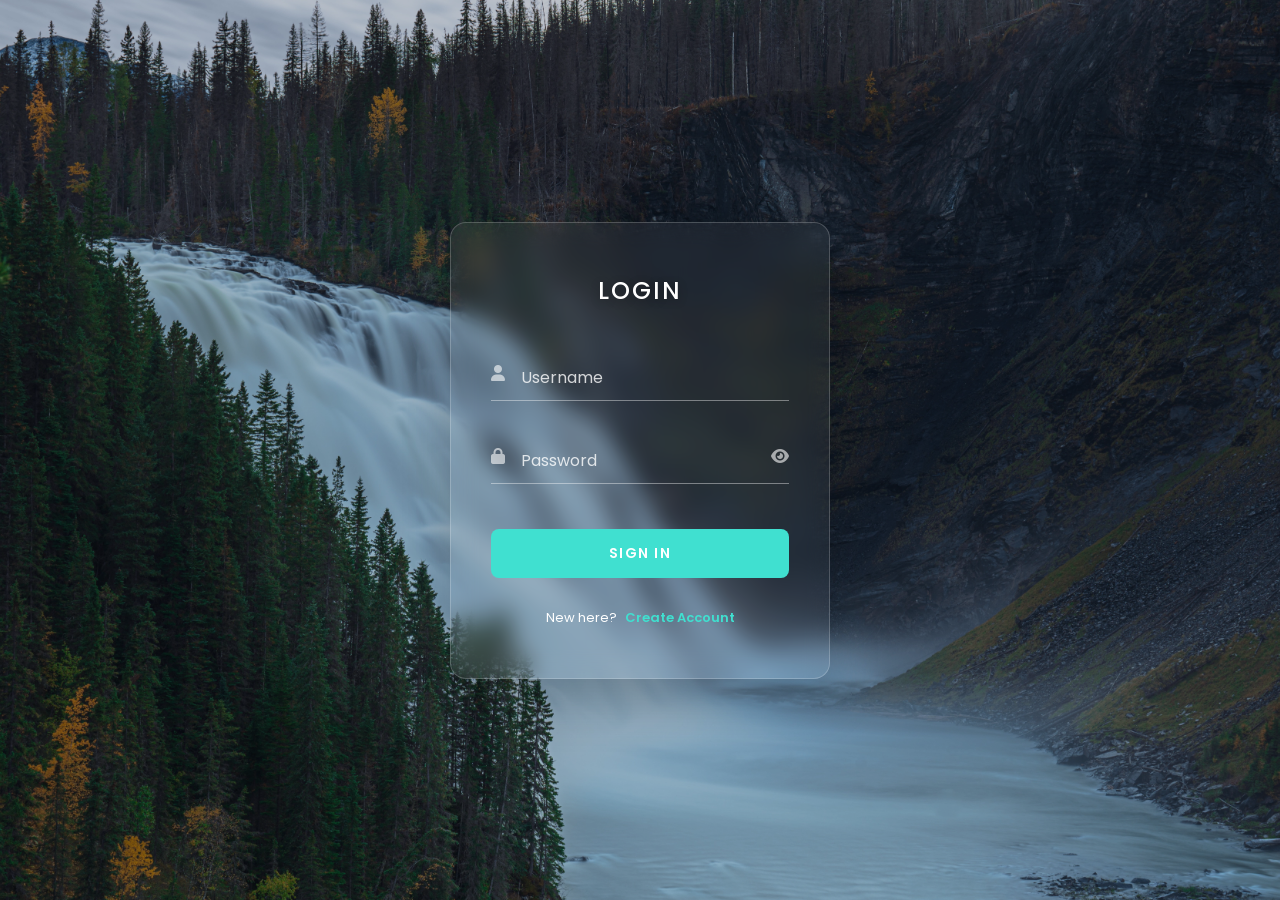
<file: index.html>
<!DOCTYPE html>
<html>
<head>
  <meta charset="UTF-8">
  <meta name="viewport" content="width=device-width, initial-scale=1.0">
  <title>TimeGrid Login</title>

  <link href="https://fonts.googleapis.com/css2?family=Poppins:wght@300;400;500;600&display=swap" rel="stylesheet">

  <link rel="stylesheet" href="https://cdnjs.cloudflare.com/ajax/libs/font-awesome/6.0.0/css/all.min.css">

  <link rel="stylesheet" href="Style.css">
</head>
<body>

    <div class="login-box">
        <form id="loginForm">
            <h2>LOGIN</h2>

            <div class="input-group">
                <i class="fas fa-user"></i>
                <input type="text" id="username" required>
                <label>Username</label>
            </div>

            <div class="input-group">
              <i class="fas fa-lock"></i>
              <input type="password" id="password" required>
              <label>Password</label>
              <i class="fas fa-eye toggle-password" id="togglePassword"></i>
            </div>

            <button type="submit" class="login-btn" id="submitBtn">Sign In</button>

            <p class="signup-link">
                New here? <a href="signup.html">Create Account</a>
            </p>
        </form>
    </div>

    <script src="newlogin.js"></script>

</body>

</html>
</file>
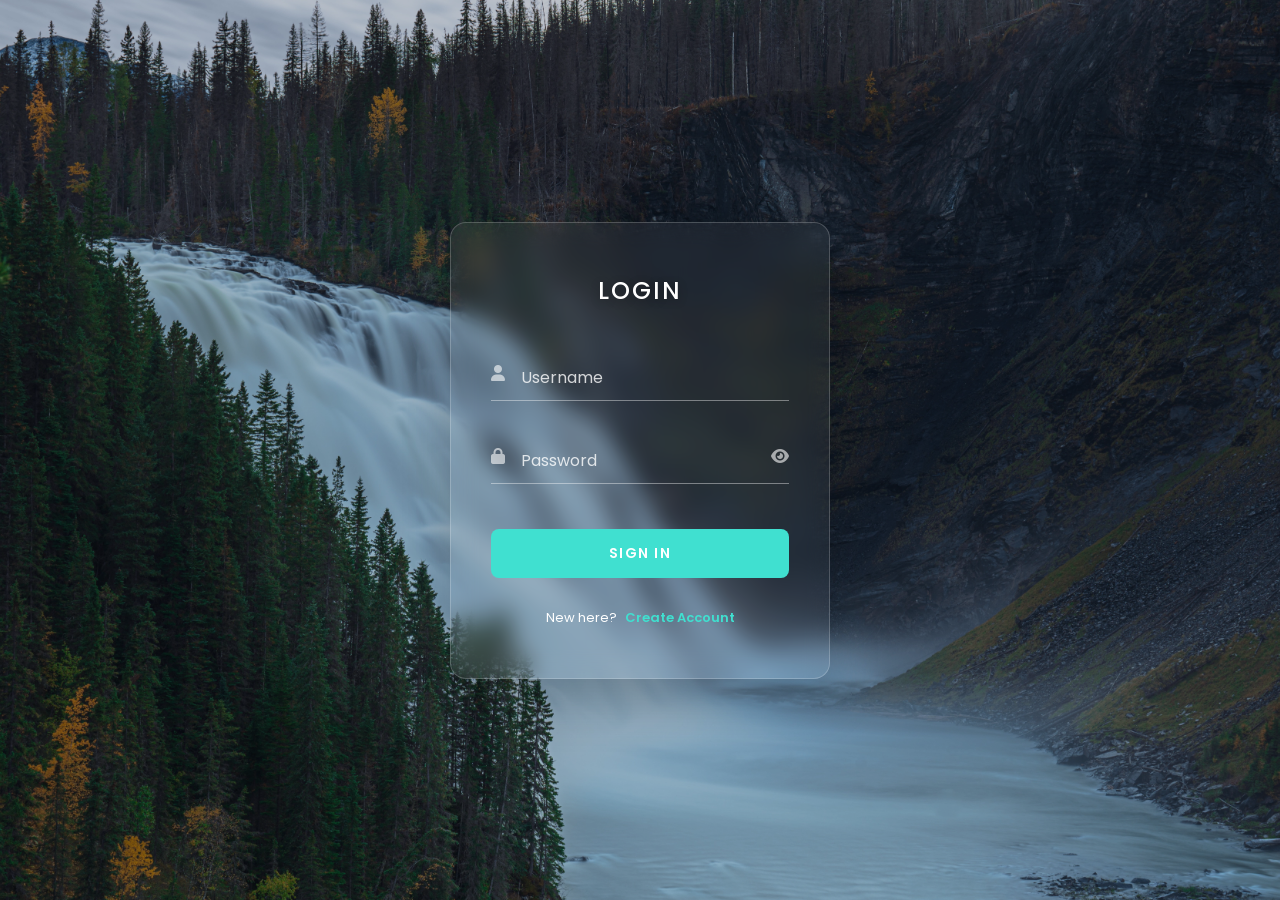
<file: course.html>
<!DOCTYPE html>
<html>
<head>
  <meta charset="UTF-8">
  <meta name="viewport" content="width=device-width, initial-scale=1.0">
  <title>TimeGrid Course</title>
  <link href="https://fonts.googleapis.com/css2?family=Poppins:wght@300;400;500;600&display=swap" rel="stylesheet">
  <link rel="stylesheet" href="https://cdnjs.cloudflare.com/ajax/libs/font-awesome/6.0.0/css/all.min.css">
  <link rel="stylesheet" href="createclass.css">
  <link rel="stylesheet" href="coursestyle.css">
  <style>
    
  </style>
</head>
<body>
 
  <nav class="navbar">
    <div class="brand">Time<span>Grid</span></div>
    <div class="nav-right">
      <div class="nav-user">Logged in as <span id="navEmail">—</span></div>
      <button class="logout-btn" onclick="logout()">
        <i class="fas fa-sign-out-alt"></i> Logout
      </button>
    </div>
  </nav>
 
  <div class="page-wrap">
    <div class="course-page" id="coursePage">
      <!-- populated by JS -->
    </div>
  </div>
 
  <script>
    if (!sessionStorage.getItem('loggedIn')) {
      window.location.href = 'index.html';
    }
 
    const user = JSON.parse(sessionStorage.getItem('currentUser') || '{}');
    document.getElementById('navEmail').textContent = user.email || '—';
 
    const params   = new URLSearchParams(window.location.search);
    const courseId = params.get('id');
    const courses  = JSON.parse(localStorage.getItem('courses') || '[]');
    const course   = courses.find(c => c.id === courseId);
 
    const periodTimes = {
      '1': '8:30 – 9:45 AM',
      '2': '10:05 – 11:20 AM',
      '3': '11:30 AM – 12:45 PM',
      '4': '12:50 – 2:05 PM',
      '5': '2:15 – 3:30 PM',
      '6': '8:30 – 9:45 AM',
      '7': '10:05 – 11:20 AM',
      '8': '12:50 – 2:05 PM',
    };
 
    const dayKeys  = ['mon','tue','wed','thu','fri'];
    const dayNames = ['Mon','Tue','Wed','Thu','Fri'];
 
    function goToInbox() {
      // Pre-create or find conversation for this course, then go to inbox
      const convKey = 'conversations_' + user.email;
      const convs   = JSON.parse(localStorage.getItem(convKey) || '[]');
      const exists  = convs.find(c => c.courseId === courseId);
      if (!exists && course) {
        convs.push({
          id: Date.now().toString(),
          courseId: course.id,
          courseName: course.name,
          teacher: course.teacher,
          messages: []
        });
        localStorage.setItem(convKey, JSON.stringify(convs));
      }
      window.location.href = 'inbox.html';
    }
 
    function copyCode(code) {
      navigator.clipboard.writeText(code).then(() => {
        const btn = document.getElementById('copyBtn');
        btn.innerHTML = '<i class="fas fa-check"></i> Copied!';
        setTimeout(() => { btn.innerHTML = '<i class="fas fa-copy"></i> Copy Code'; }, 2000);
      });
    }
 
    function render() {
      const page = document.getElementById('coursePage');
 
      if (!course) {
        page.innerHTML = `
          <div class="info-card glass">
            <div class="not-found">
              <i class="fas fa-exclamation-circle"></i>
              Course not found.<br>
              <a href="dashboard.html" style="color:darkturquoise;font-size:13px;margin-top:12px;display:inline-block;">
                ← Back to Dashboard
              </a>
            </div>
          </div>`;
        return;
      }
 
      const isOwner  = course.createdBy === user.email;
      const members  = course.members || [];
      const avail    = course.availability || [];
 
      // Build availability lookup
      const availMap = {};
      avail.forEach(a => {
        if (!availMap[a.day]) availMap[a.day] = [];
        availMap[a.day].push(a.time);
      });
 
      // Availability grid HTML
      const availGridHTML = dayKeys.map((day, di) => {
        const slots = availMap[day] || [];
        const hasPreSchool  = slots.includes('Prior to School');
        const hasAfterSchool = slots.includes('After School');
        return `
          <div class="avail-day">
            <div class="avail-day-name">${dayNames[di]}</div>
            <div class="avail-slot ${hasPreSchool ? 'on' : 'off'}">Pre-School</div>
            <div class="avail-slot ${hasAfterSchool ? 'on' : 'off'}">After School</div>
          </div>`;
      }).join('');
 
      // Members HTML
      const membersHTML = members.length === 0
        ? `<div class="no-members">No members yet.</div>`
        : members.map(email => {
            const initial = email[0].toUpperCase();
            const isCreator = email === course.createdBy;
            return `
              <div class="member-row">
                <div class="member-avatar">${initial}</div>
                <div class="member-email">${email}</div>
                <div class="member-tag ${isCreator ? '' : 'student'}">${isCreator ? 'Owner' : 'Student'}</div>
              </div>`;
          }).join('');
 
      const createdDate = course.createdAt
        ? new Date(course.createdAt).toLocaleDateString('en-US', { year:'numeric', month:'long', day:'numeric' })
        : '—';
 
      page.innerHTML = `
        <div class="back-row">
          <a href="dashboard.html" class="back-link"><i class="fas fa-arrow-left"></i> Back to Dashboard</a>
        </div>
 
        <!-- Hero -->
        <div class="course-hero">
          <div class="hero-left">
            <div class="hero-eyebrow">
              Course Overview
            </div>
            <div class="hero-title">${course.name}</div>
            <div class="hero-teacher">Taught by <span>${course.teacher}</span></div>
            <div class="hero-desc">${course.description || 'No description provided.'}</div>
          <button onclick="goToInbox()" style="margin-top:18px;background:rgba(0,206,209,0.1);border:1px solid rgba(0,206,209,0.35);border-radius:8px;color:darkturquoise;font-family:'Poppins',sans-serif;font-size:10px;font-weight:600;letter-spacing:1.5px;text-transform:uppercase;padding:8px 18px;cursor:pointer;transition:background 0.2s;display:inline-flex;align-items:center;gap:8px;">
            <i class="fas fa-envelope"></i> Message Teacher
          </button>
          </div>
          ${isOwner ? `
          <div class="hero-right">
            <div class="code-box">
              <div class="code-box-label">Class Code</div>
              <div class="code-box-value">${course.code}</div>
              <button class="code-copy-btn" id="copyBtn" onclick="copyCode('${course.code}')">
                <i class="fas fa-copy"></i> Copy Code
              </button>
            </div>
          </div>` : ''}
        </div>
 
        <!-- Info grid -->
        <div class="info-grid">
 
          <!-- Period -->
          <div class="info-card">
            <div class="info-card-label"> Period</div>
            <div class="period-display">
              <div class="period-circle">${course.period || '—'}</div>
              <div class="period-info-text">
                <strong>Period ${course.period || '—'}</strong>
                ${course.period ? periodTimes[course.period] || '' : 'No period selected'}
              </div>
            </div>
          </div>
 
          <!-- Members -->
          <div class="info-card">
            <div class="info-card-label"> Members (${members.length})</div>
            <div class="members-list">${membersHTML}</div>
          </div>
 
          <!-- Availability -->
          <div class="info-card full">
            <div class="info-card-label"> Teacher Availability</div>
            ${avail.length === 0
              ? '<div style="color:rgba(255,255,255,0.25);font-size:12px;">No availability set.</div>'
              : `<div class="avail-grid">${availGridHTML}</div>`}
          </div>
 
          <!-- Meta -->
          <div class="info-card full">
            <div class="info-card-label"> Course Details</div>
            <div style="display:flex;gap:40px;flex-wrap:wrap;">
              <div>
                <div style="color:rgba(255,255,255,0.3);font-size:9px;font-weight:600;letter-spacing:1.5px;text-transform:uppercase;margin-bottom:5px;">Created By</div>
                <div style="color:rgba(255,255,255,0.7);font-size:13px;">${course.createdBy}</div>
              </div>
              <div>
                <div style="color:rgba(255,255,255,0.3);font-size:9px;font-weight:600;letter-spacing:1.5px;text-transform:uppercase;margin-bottom:5px;">Created On</div>
                <div style="color:rgba(255,255,255,0.7);font-size:13px;">${createdDate}</div>
              </div>
              <div>
                <div style="color:rgba(255,255,255,0.3);font-size:9px;font-weight:600;letter-spacing:1.5px;text-transform:uppercase;margin-bottom:5px;">Course ID</div>
                <div style="color:rgba(255,255,255,0.25);font-size:11px;font-family:'Courier New',monospace;">${course.id}</div>
              </div>
            </div>
          </div>
 
        </div>
      `;
    }
 
    render();
 
    function logout() {
      sessionStorage.clear();
      window.location.href = 'index.html';
    }
  </script>
</body>
</html>
</file>
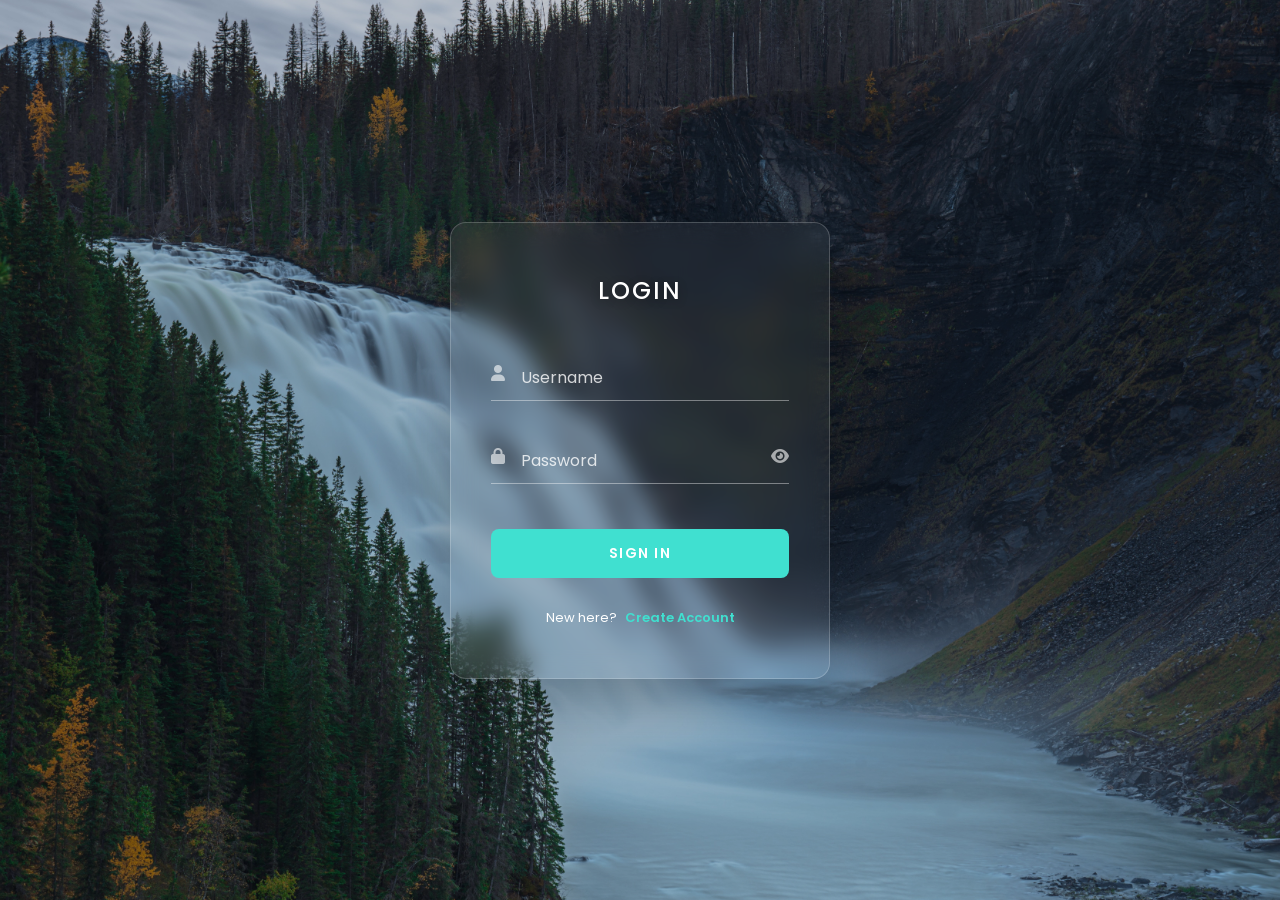
<file: createclass.html>
<!DOCTYPE html>
<html>
<head>
  <meta charset="UTF-8">
  <meta name="viewport" content="width=device-width, initial-scale=1.0">
  <title>TimeGrid Create Class</title>
  <link href="https://fonts.googleapis.com/css2?family=Poppins:wght@300;400;500;600&display=swap" rel="stylesheet">
  <link rel="stylesheet" href="https://cdnjs.cloudflare.com/ajax/libs/font-awesome/6.0.0/css/all.min.css">
  <link rel="stylesheet" href="createclass.css">
  <style>
    
  </style>
</head>
<body>
 
  <nav class="navbar">
    <div class="brand">Time<span>Grid</span></div>
    <div class="nav-right">
      <div class="nav-user">Logged in as <span id="navEmail">—</span></div>
      <button class="logout-btn" onclick="logout()">
        <i class="fas fa-sign-out-alt"></i> Logout
      </button>
    </div>
  </nav>
 
  <div class="page-wrap">
    <div class="form-card glass">
 
      <div class="form-header">
        <h1>Create New Class</h1>
        <a href="dashboard.html" class="back-link"><i class="fas fa-arrow-left"></i> Back to Dashboard</a>
      </div>
 
      <div class="section-label">Course Info</div>
 
      <div class="field-row">
        <div class="field-group">
          <label for="courseName">Course Name</label>
          <input type="text" id="courseName" placeholder="e.g. AP Calculus">
          <span class="field-error" id="courseNameErr">Required</span>
        </div>
        <div class="field-group">
          <label for="teacher">Teacher</label>
          <input type="text" id="teacher" placeholder="e.g. Mr. Tester">
          <span class="field-error" id="teacherErr">Required</span>
        </div>
      </div>
 
      <div class="field-group">
        <label for="description">Description</label>
        <textarea id="description" placeholder="Brief course description…"></textarea>
      </div>
 
      <div class="divider"></div>
 
      <div class="section-label">Teacher Availability</div>
      <p class="section-hint">Select the time slots when the teacher is available.</p>
 
      <div class="week-grid">
        <div class="day-col">
          <div class="day-heading">Mon</div>
          <div class="time-slot" data-day="mon" data-time="Prior to School" onclick="toggleSlot(this)">
            <div class="slot-check"><div class="slot-check-mark"></div></div>
            <span class="slot-label">Prior to School</span>
          </div>
          <div class="time-slot" data-day="mon" data-time="After School" onclick="toggleSlot(this)">
            <div class="slot-check"><div class="slot-check-mark"></div></div>
            <span class="slot-label">After School</span>
          </div>
        </div>
        <div class="day-col">
          <div class="day-heading">Tue</div>
          <div class="time-slot" data-day="tue" data-time="Prior to School" onclick="toggleSlot(this)">
            <div class="slot-check"><div class="slot-check-mark"></div></div>
            <span class="slot-label">Prior to School</span>
          </div>
          <div class="time-slot" data-day="tue" data-time="After School" onclick="toggleSlot(this)">
            <div class="slot-check"><div class="slot-check-mark"></div></div>
            <span class="slot-label">After School</span>
          </div>
        </div>
        <div class="day-col">
          <div class="day-heading">Wed</div>
          <div class="time-slot" data-day="wed" data-time="Prior to School" onclick="toggleSlot(this)">
            <div class="slot-check"><div class="slot-check-mark"></div></div>
            <span class="slot-label">Prior to School</span>
          </div>
          <div class="time-slot" data-day="wed" data-time="After School" onclick="toggleSlot(this)">
            <div class="slot-check"><div class="slot-check-mark"></div></div>
            <span class="slot-label">After School</span>
          </div>
        </div>
        <div class="day-col">
          <div class="day-heading">Thu</div>
          <div class="time-slot" data-day="thu" data-time="Prior to School" onclick="toggleSlot(this)">
            <div class="slot-check"><div class="slot-check-mark"></div></div>
            <span class="slot-label">Prior to School</span>
          </div>
          <div class="time-slot" data-day="thu" data-time="After School" onclick="toggleSlot(this)">
            <div class="slot-check"><div class="slot-check-mark"></div></div>
            <span class="slot-label">After School</span>
          </div>
        </div>
        <div class="day-col">
          <div class="day-heading">Fri</div>
          <div class="time-slot" data-day="fri" data-time="Prior to School" onclick="toggleSlot(this)">
            <div class="slot-check"><div class="slot-check-mark"></div></div>
            <span class="slot-label">Prior to School</span>
          </div>
          <div class="time-slot" data-day="fri" data-time="After School" onclick="toggleSlot(this)">
            <div class="slot-check"><div class="slot-check-mark"></div></div>
            <span class="slot-label">After School</span>
          </div>
        </div>
      </div>
 
      <div class="divider"></div>
 
      <div class="section-label">Period (1–8)</div>
      <p class="section-hint">Select which period this class occurs in.</p>
 
      <div class="period-grid" id="periodGrid">
        <button class="period-btn" data-period="1" onclick="selectPeriod(this)">P1</button>
        <button class="period-btn" data-period="2" onclick="selectPeriod(this)">P2</button>
        <button class="period-btn" data-period="3" onclick="selectPeriod(this)">P3</button>
        <button class="period-btn" data-period="4" onclick="selectPeriod(this)">P4</button>
        <button class="period-btn" data-period="5" onclick="selectPeriod(this)">P5</button>
        <button class="period-btn" data-period="6" onclick="selectPeriod(this)">P6</button>
        <button class="period-btn" data-period="7" onclick="selectPeriod(this)">P7</button>
        <button class="period-btn" data-period="8" onclick="selectPeriod(this)">P8</button>
      </div>
 
      <div class="divider"></div>
 
      <div class="btn-row">
        <a href="dashboard.html" class="cancel-btn">Cancel</a>
        <button class="submit-btn" onclick="submitForm()">
          <i class="fas fa-plus"></i> Create Class
        </button>
      </div>
 
      <div class="code-reveal" id="codeReveal">
        <div class="code-reveal-label">Class Code Share this with your students</div>
        <div class="code-reveal-value" id="codeValue">——</div>
        <button class="code-copy-btn" onclick="copyCode()"><i class="fas fa-copy"></i> Copy Code</button>
        <div class="code-hint">Students can enter this code on the Join Class page.</div>
      </div>
 
      <div class="success-banner" id="successBanner">
        <i class="fas fa-check-circle"></i> Class created! Redirecting to dashboard in 4 seconds…
      </div>
 
    </div>
  </div>
 
  <script>
    if (!sessionStorage.getItem('loggedIn')) {
      window.location.href = 'index.html';
    }
 
    const user = JSON.parse(sessionStorage.getItem('currentUser') || '{}');
    document.getElementById('navEmail').textContent = user.email || '—';
 
    let selectedPeriod = null;
    let generatedCode  = null;
 
    function toggleSlot(el) { el.classList.toggle('active'); }
 
    function selectPeriod(btn) {
      document.querySelectorAll('.period-btn').forEach(b => b.classList.remove('active'));
      btn.classList.add('active');
      selectedPeriod = btn.dataset.period;
    }
 
    function generateCode() {
      const chars = 'ABCDEFGHJKLMNPQRSTUVWXYZ23456789';
      let code = '';
      for (let i = 0; i < 6; i++) code += chars[Math.floor(Math.random() * chars.length)];
      return code;
    }
 
    function submitForm() {
      const courseName = document.getElementById('courseName').value.trim();
      const teacher    = document.getElementById('teacher').value.trim();
      let valid = true;
 
      if (!courseName) {
        document.getElementById('courseName').classList.add('error');
        document.getElementById('courseNameErr').classList.add('visible');
        valid = false;
      } else {
        document.getElementById('courseName').classList.remove('error');
        document.getElementById('courseNameErr').classList.remove('visible');
      }
 
      if (!teacher) {
        document.getElementById('teacher').classList.add('error');
        document.getElementById('teacherErr').classList.add('visible');
        valid = false;
      } else {
        document.getElementById('teacher').classList.remove('error');
        document.getElementById('teacherErr').classList.remove('visible');
      }
 
      if (!valid) return;
 
      const availability = [];
      document.querySelectorAll('.time-slot.active').forEach(slot => {
        availability.push({ day: slot.dataset.day, time: slot.dataset.time });
      });
 
      const existingCourses = JSON.parse(localStorage.getItem('courses') || '[]');
      let code;
      do { code = generateCode(); } while (existingCourses.find(c => c.code === code));
      generatedCode = code;
 
      const newCourse = {
        id:           Date.now().toString(),
        code:         code,
        name:         courseName,
        teacher:      teacher,
        description:  document.getElementById('description').value.trim(),
        period:       selectedPeriod,
        availability: availability,
        createdBy:    user.email,
        createdAt:    new Date().toISOString(),
        members:      [user.email]
      };
 
      existingCourses.push(newCourse);
      localStorage.setItem('courses', JSON.stringify(existingCourses));
 
      document.getElementById('codeValue').textContent = code;
      document.getElementById('codeReveal').style.display = 'block';
      //document.getElementById('successBanner').style.display = 'block';
 
    }
 
    function copyCode() {
      if (!generatedCode) return;
      navigator.clipboard.writeText(generatedCode).then(() => {
        const btn = document.querySelector('.code-copy-btn');
        btn.innerHTML = '<i class="fas fa-check"></i> Copied!';
        setTimeout(() => { btn.innerHTML = '<i class="fas fa-copy"></i> Copy Code'; }, 2000);
      });
    }
 
    function logout() {
      sessionStorage.clear();
      window.location.href = 'index.html';
    }
  </script>
</body>
</html>
</file>
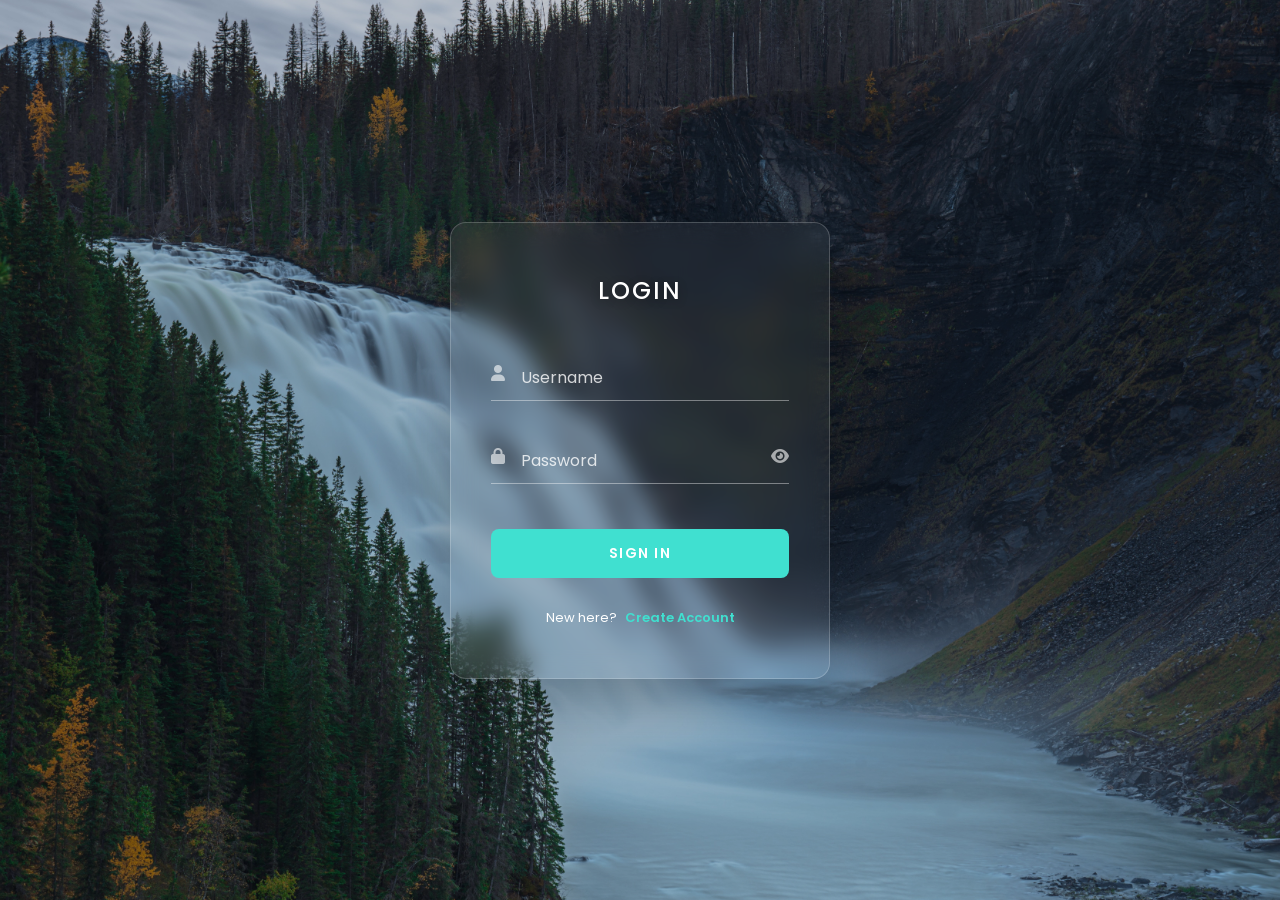
<file: dashboard.html>
<!DOCTYPE html>
<html>
<head>
  <meta charset="UTF-8">
  <meta name="viewport" content="width=device-width, initial-scale=1.0">
  <title>TimeGrid Dashboard</title>
  <link href="https://fonts.googleapis.com/css2?family=Poppins:wght@300;400;500;600&display=swap" rel="stylesheet">
  <link rel="stylesheet" href="https://cdnjs.cloudflare.com/ajax/libs/font-awesome/6.0.0/css/all.min.css">
  <link rel="stylesheet" href="dashboardstyle.css">
  <style>
    .empty-courses {
      color: rgba(255,255,255,0.2);
      font-size: 11px;
      text-align: center;
      padding: 20px 0;
      line-height: 1.7;
    }
    .empty-courses i {
      display: block;
      font-size: 22px;
      margin-bottom: 8px;
      opacity: 0.4;
    }
    .course-badge {
      display: inline-block;
      background: rgba(0,206,209,0.12);
      border: 1px solid rgba(0,206,209,0.25);
      border-radius: 3px;
      color: darkturquoise;
      font-size: 8px;
      font-weight: 600;
      letter-spacing: 1px;
      padding: 2px 5px;
      margin-top: 4px;
      text-transform: uppercase;
    }
    .empty-slot {
      background: rgba(255,255,255,0.02);
      border: 1px dashed rgba(255,255,255,0.06);
      border-radius: 10px;
      padding: 12px 14px;
      display: flex;
      align-items: center;
      justify-content: center;
    }
    .empty-slot-text {
      color: rgba(255,255,255,0.12);
      font-size: 10px;
      letter-spacing: 0.5px;
    }
    .slot-code {
      color: rgba(255,255,255,0.2);
      font-size: 9px;
      font-family: 'Courier New', monospace;
      margin-top: 4px;
      letter-spacing: 1px;
    }
    /* Period color palette */
    .p-color-1 { background: #20b2aa; }
    .p-color-2 { background: #e84040; }
    .p-color-3 { background: #e88c3a; }
    .p-color-4 { background: blueviolet; }
    .p-color-5 { background: #4a9eff; }
    .p-color-6 { background: #e84080; }
    .p-color-7 { background: #50c878; }
    .p-color-8 { background: #ffd700; }
    .p-color-0 { background: #888; }
  </style>
</head>
 
<body>
 
  <nav class="navbar">
    <div class="brand">Time<span>Grid</span></div>
    <div class="nav-right">
      <button class="logout-btn" onclick="CreateClass()">Create Class</button>
      <button class="logout-btn" onclick="JoinClass()">Join Class</button>
      <button class="logout-btn" onclick="Inbox()">Inbox</button>
      <div class="nav-user">Logged in as <span id="navEmail">—</span></div>
      <button class="logout-btn" onclick="logout()">
        <i class="fas fa-sign-out-alt"></i> Logout
      </button>
    </div>
  </nav>
 
  <div class="layout">
 
    <!-- LEFT: course list -->
    <div class="course-card glass" id="courseCard">
      <div class="course-label">My Courses</div>
      <div id="courseList">
        <!-- populated by JS -->
      </div>
    </div>
 
    <!-- RIGHT: schedule -->
    <div class="schedule-card glass">
      <div class="schedule-header">Schedule</div>
      <div class="schedule-sub" id="todayDate">—</div>
 
      <div class="week-grid" id="weekGrid">
        <!-- populated by JS -->
      </div>
    </div>
 
  </div>
 
  <script>
    if (!sessionStorage.getItem('loggedIn')) {
      window.location.href = 'index.html';
    }
 
    const user = JSON.parse(sessionStorage.getItem('currentUser') || '{}');
    document.getElementById('navEmail').textContent = user.email || '—';
 
    // Date
    const days   = ['Sunday','Monday','Tuesday','Wednesday','Thursday','Friday','Saturday'];
    const months = ['January','February','March','April','May','June','July','August','September','October','November','December'];
    const now    = new Date();
    const dayIdx = now.getDay();
    document.getElementById('todayDate').textContent =
      `${days[dayIdx]}, ${months[now.getMonth()]} ${now.getDate()} ${now.getFullYear()}`;
 
    // Period colors
    const periodColors = ['p-color-0','p-color-1','p-color-2','p-color-3','p-color-4','p-color-5','p-color-6','p-color-7','p-color-8'];
 
    // Period schedule times (simplified: each period maps to a time slot)
    const periodTimes = {
      '1': '8:30 - 9:45 AM',
      '2': '10:05 - 11:20 AM',
      '3': '12:50 AM - 2:05 PM',
      '4': '2:15 - 3:30 PM',
      '5': '8:30 - 9:45 PM',
      '6': '10:05 - 11:20 AM',
      '7': '12:50 - 11:20 AM',
      '8': '2:05 - 3:30 PM',
    };
 
    // Load enrolled courses
    function getEnrolledCourses() {
      const allCourses = JSON.parse(localStorage.getItem('courses') || '[]');
      const enrolledIds = JSON.parse(localStorage.getItem('enrolledCourses_' + user.email) || '[]');
      return allCourses.filter(c => enrolledIds.includes(c.id));
    }
 
    function renderCourseList(courses) {
      const list = document.getElementById('courseList');
      if (courses.length === 0) {
        list.innerHTML = `
          <div class="empty-courses">
            <i class="fas fa-book-open"></i>
            No courses yet.<br>
            Create or join a class<br>to get started.
          </div>`;
        return;
      }
 
      list.innerHTML = '';
      courses.forEach((c, i) => {
        const colorClass = periodColors[parseInt(c.period) || 0];
        const isOwner = c.createdBy === user.email;
 
        const entry = document.createElement('div');
        entry.style.marginBottom = '0';
 
        entry.innerHTML = `
          <a href="course.html?id=${c.id}" class="course-entry">
            <div class="course-name">${c.name}</div>
            <div class="course-teacher">${c.teacher}</div>
            ${c.period ? `<div class="slot-code">Period ${c.period}</div>` : ''}
            ${isOwner ? `<div><span class="course-badge">Owner: ${c.code}</span></div>` : `<div class="slot-code">${c.code}</div>`}
          </a>
          ${i < courses.length - 1 ? '<div class="course-divider"></div>' : ''}
        `;
        list.appendChild(entry);
      });
    }
 
    function renderSchedule(courses) {
      const weekGrid = document.getElementById('weekGrid');
      const dayNames = ['MON','TUE','WED','THU','FRI'];
      const dayKeys  = ['mon','tue','wed','thu','fri'];
      const headIds  = ['mon-head','tue-head','wed-head','thu-head','fri-head'];
      const todayMap = { 1:'mon-head', 2:'tue-head', 3:'wed-head', 4:'thu-head', 5:'fri-head' };
 
      weekGrid.innerHTML = '';
 
      dayKeys.forEach((day, di) => {
        const col = document.createElement('div');
        col.className = 'day-col';
 
        const headId = headIds[di];
        const isToday = todayMap[dayIdx] === headId;
        col.innerHTML = `<div class="day-heading ${isToday ? 'today' : ''}" id="${headId}">${dayNames[di]}</div>`;
 
        // Find courses scheduled on this day (via availability or just show all)
        // We show all enrolled courses colour by period
        if (courses.length === 0) {
          const emp = document.createElement('div');
          emp.className = 'empty-slot';
          emp.innerHTML = '<span class="empty-slot-text">No classes</span>';
          col.appendChild(emp);
        } else {
          courses.forEach(c => {
            const colorClass = periodColors[parseInt(c.period) || 0];
            const time = periodTimes[c.period] || '—';
            const slot = document.createElement('div');
            slot.className = 'slot';
            slot.innerHTML = `
              <div class="slot-bar ${colorClass}"></div>
              <div class="slot-time">${time}</div>
              <div class="slot-course">${c.name}</div>
              <div class="slot-teacher">${c.teacher}</div>
            `;
            col.appendChild(slot);
          });
        }
 
        weekGrid.appendChild(col);
      });
    }
 
    // Init
    const enrolled = getEnrolledCourses();
    renderCourseList(enrolled);
    renderSchedule(enrolled);
 
    function logout() {
      sessionStorage.clear();
      window.location.href = 'index.html';
    }
 
    function CreateClass() { window.location.href = 'createclass.html'; }
    function JoinClass()   { window.location.href = 'joincourse.html'; }
    function Inbox()    { window.location.href = 'inbox.html'}
  </script>
 
</body>
</html>
</file>
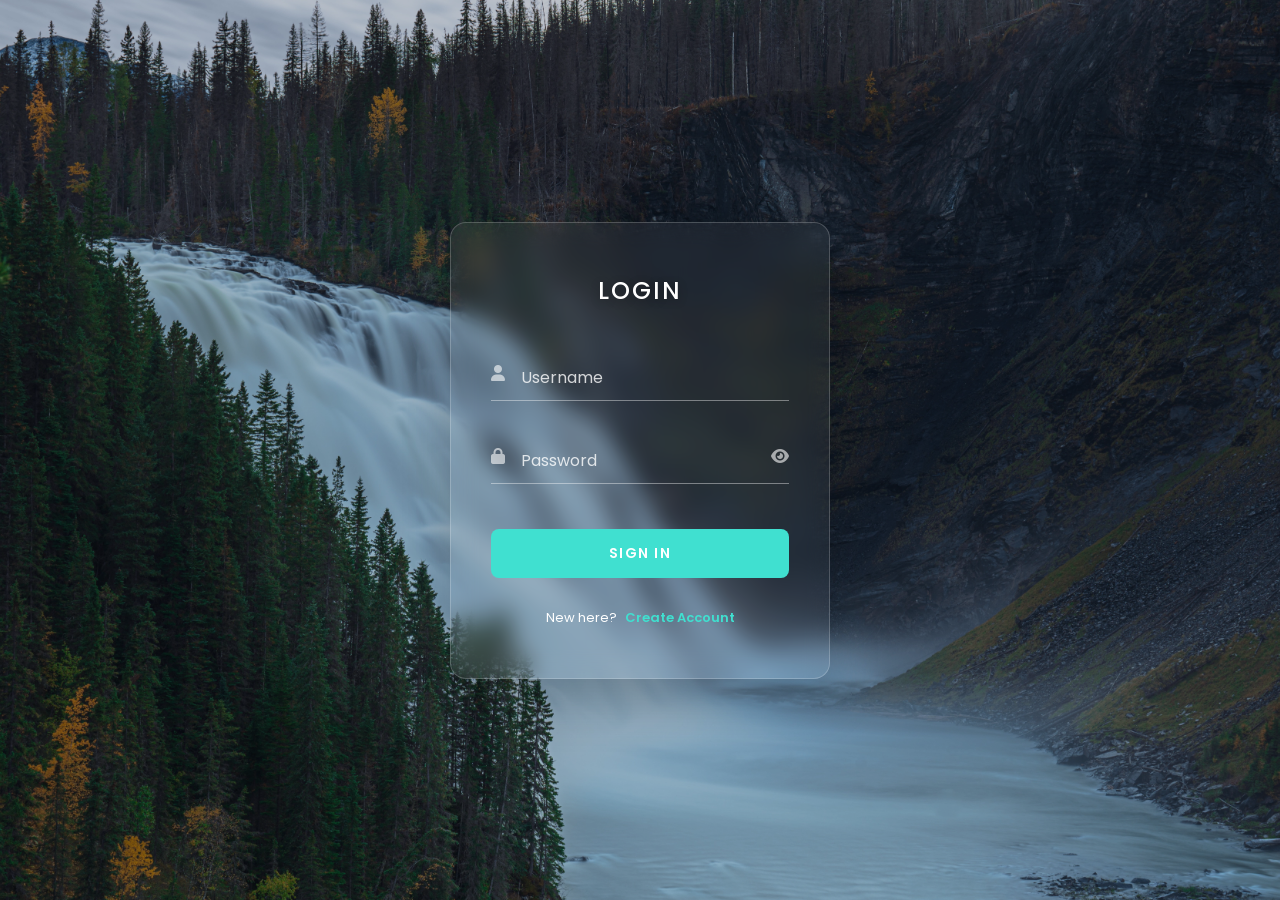
<file: inbox.html>
<!DOCTYPE html>
<html>
<head>
  <meta charset="UTF-8">
  <meta name="viewport" content="width=device-width, initial-scale=1.0">
  <title>TimeGrid Inbox</title>
  <link href="https://fonts.googleapis.com/css2?family=Poppins:wght@300;400;500;600&display=swap" rel="stylesheet">
  <link rel="stylesheet" href="https://cdnjs.cloudflare.com/ajax/libs/font-awesome/6.0.0/css/all.min.css">
  <link rel="stylesheet" href="createclass.css">
  <link rel="stylesheet" href="inboxstyle.css">
  <style>
  </style>
</head>
<body>
 
  <nav class="navbar">
    <div class="brand">Time<span>Grid</span></div>
    <div class="nav-right">
      <div class="nav-user">Logged in as <span id="navEmail">—</span></div>
      <button class="logout-btn" onclick="logout()">
        <i class="fas fa-sign-out-alt"></i> Logout
      </button>
    </div>
  </nav>
 
  <div class="page-wrap">
    <div class="inbox-layout">
 
      <div class="conv-panel">
        <div class="conv-panel-header">
          <div class="conv-panel-title">Messages</div>
          <a href="dashboard.html" class="back-link" style="font-size:10px;"><i class="fas fa-arrow-left"></i> Dashboard</a>
        </div>
        <button class="new-conv-btn" onclick="openNewConvModal()">
          <i class="fas fa-plus"></i> New Message
        </button>
        <div class="conv-list" id="convList"></div>
      </div>
 
      <div class="chat-panel" id="chatPanel">
        <div class="no-conv-selected" id="noConvSelected">
          <i class="fas fa-comments"></i>
          <div>Select a conversation<br>or start a new one</div>
        </div>
      </div>
 
    </div>
  </div>
 
  <!-- Schedule Modal -->
  <div class="modal-overlay" id="scheduleModal">
    <div class="modal-box">
      <div class="modal-title">Book Office Hours</div>
      <div class="modal-sub" id="scheduleModalSub">Choose an available slot and describe what you need help with.</div>
 
      <div class="modal-section">
        <div class="modal-label">Available Slots</div>
        <div class="avail-slots-grid" id="availSlotsGrid"></div>
        <div class="modal-error" id="slotErr">Please select a time slot</div>
      </div>
 
      <div class="modal-section">
        <div class="modal-label">What do you plan to work on?</div>
        <textarea class="modal-textarea" id="bookingNote" placeholder="e.g. I need help with unit 6 section 3"></textarea>
        <div class="modal-error" id="noteErr">Please describe what you plan to work on</div>
      </div>
 
      <div class="modal-footer">
        <button class="modal-cancel" onclick="closeScheduleModal()">Cancel</button>
        <button class="modal-submit" onclick="submitBooking()">
          <i class="fas fa-calendar-check"></i> Confirm Booking
        </button>
      </div>
    </div>
  </div>
 
  <!-- New Conversation Modal -->
  <div class="modal-overlay" id="newConvModal">
    <div class="modal-box">
      <div class="modal-title">New Message</div>
      <div class="modal-sub">Choose a course to message the teacher.</div>
 
      <div class="modal-section">
        <div class="modal-label">Select Course</div>
        <div class="course-select-list" id="courseSelectList"></div>
        <div class="modal-error" id="courseSelectErr">Please select a course</div>
      </div>
 
      <div class="modal-footer">
        <button class="modal-cancel" onclick="closeNewConvModal()">Cancel</button>
        <button class="modal-submit" onclick="startConversation()">
          <i class="fas fa-paper-plane"></i> Open Chat
        </button>
      </div>
    </div>
  </div>
 
  <script>
    if (!sessionStorage.getItem('loggedIn')) {
      window.location.href = 'index.html';
    }
 
    const user = JSON.parse(sessionStorage.getItem('currentUser') || '{}');
    document.getElementById('navEmail').textContent = user.email || '—';
 
    const dayLabels = { mon:'Mon', tue:'Tue', wed:'Wed', thu:'Thu', fri:'Fri' };
 
    function getConversations() {
      return JSON.parse(localStorage.getItem('conversations_' + user.email) || '[]');
    }
 
    function saveConversations(convs) {
      localStorage.setItem('conversations_' + user.email, JSON.stringify(convs));
    }
 
    function getEnrolledCourses() {
      const all = JSON.parse(localStorage.getItem('courses') || '[]');
      const ids = JSON.parse(localStorage.getItem('enrolledCourses_' + user.email) || '[]');
      return all.filter(c => ids.includes(c.id));
    }
 
    function formatTime(iso) {
      const d = new Date(iso);
      const h = d.getHours(), m = d.getMinutes();
      return `${h % 12 || 12}:${m.toString().padStart(2,'0')} ${h >= 12 ? 'PM' : 'AM'}`;
    }
 
    function formatDate(iso) {
      const d = new Date(iso), now = new Date();
      if (now.toDateString() === d.toDateString()) return formatTime(iso);
      if (now - d < 172800000) return 'Yesterday';
      return d.toLocaleDateString('en-US', { month:'short', day:'numeric' });
    }
 
    function escHtml(s) {
      return String(s).replace(/&/g,'&amp;').replace(/</g,'&lt;').replace(/>/g,'&gt;');
    }
 
    let activeConvId = null;
    let selectedSlot = null;
    let newConvCourseId = null;
 
    function renderConvList() {
      const convs = getConversations();
      const list  = document.getElementById('convList');
 
      if (convs.length === 0) {
        list.innerHTML = `<div class="conv-empty"><i class="fas fa-inbox"></i>No conversations yet.<br>Start by messaging a teacher.</div>`;
        return;
      }
 
      list.innerHTML = convs.map(conv => {
        const last = conv.messages[conv.messages.length - 1];
        const preview = last ? (last.type === 'booking' ? '📅 Office hours requested' : last.text) : 'No messages yet';
        return `
          <div class="conv-item ${conv.id === activeConvId ? 'active' : ''}" onclick="openConv('${conv.id}')">
            <div class="conv-item-meta">
              <div class="conv-item-name">${escHtml(conv.courseName)}</div>
              <div class="conv-item-time">${last ? formatDate(last.at) : ''}</div>
            </div>
            <div class="conv-item-preview">${escHtml(preview.slice(0,50))}${preview.length > 50 ? '…' : ''}</div>
          </div>`;
      }).join('');
    }
 
    function renderChat(convId) {
      const conv  = getConversations().find(c => c.id === convId);
      const panel = document.getElementById('chatPanel');
      if (!conv) return;
 
      panel.innerHTML = `
        <div class="chat-header">
          <div class="chat-header-left">
            <div class="chat-avatar">${escHtml((conv.teacher || '?')[0].toUpperCase())}</div>
            <div>
              <div class="chat-header-name">${escHtml(conv.teacher)}</div>
              <div class="chat-header-sub">${escHtml(conv.courseName)}</div>
            </div>
          </div>
          <button class="schedule-btn" onclick="openScheduleModal('${conv.id}')">
            <i class="fas fa-calendar-plus"></i> Book Office Hours
          </button>
        </div>
        <div class="messages-area" id="messagesArea">${renderMessages(conv.messages, conv.teacher)}</div>
        <div class="chat-input-area">
          <textarea class="chat-textarea" id="chatInput" placeholder="Message ${escHtml(conv.teacher)}…" rows="1"
            onkeydown="if(event.key==='Enter'&&!event.shiftKey){event.preventDefault();sendMsg();}"></textarea>
          <button class="send-btn" onclick="sendMsg()"><i class="fas fa-paper-plane"></i></button>
        </div>`;
 
      scrollToBottom();
    }
 
    function renderMessages(msgs, teacher) {
      if (!msgs || msgs.length === 0) {
        return `<div class="chat-empty"><i class="fas fa-comment-dots"></i><div>No messages yet. Say hello!</div></div>`;
      }
      return msgs.map(msg => {
        const isSent = msg.from === user.email;
        const side   = isSent ? 'sent' : 'received';
        if (msg.type === 'booking') {
          return `
            <div class="booking-card ${side}">
              <div class="booking-card-label"><i class="fas fa-calendar-check"></i> Office Hours Request</div>
              <div class="booking-tag"><i class="fas fa-clock" style="opacity:.5;margin-right:5px"></i>${escHtml(msg.booking.day)} — ${escHtml(msg.booking.time)}</div>
              ${msg.booking.note ? `<div class="booking-note">"${escHtml(msg.booking.note)}"</div>` : ''}
              <div><span class="booking-status"><i class="fas fa-check" style="font-size:8px"></i> Requested</span></div>
              <div class="booking-msg-time">${formatTime(msg.at)}</div>
            </div>`;
        }
        return `
          <div class="msg-bubble ${side}">
            <div class="msg-text">${escHtml(msg.text).replace(/\n/g,'<br>')}</div>
            <div class="msg-time">${formatTime(msg.at)}</div>
          </div>`;
      }).join('');
    }
 
    function scrollToBottom() {
      const area = document.getElementById('messagesArea');
      if (area) setTimeout(() => area.scrollTop = area.scrollHeight, 0);
    }
 
    function openConv(convId) {
      activeConvId = convId;
      renderConvList();
      renderChat(convId);
    }
 
    function sendMsg() {
      const input = document.getElementById('chatInput');
      const text  = (input.value || '').trim();
      if (!text || !activeConvId) return;
 
      const convs = getConversations();
      const conv  = convs.find(c => c.id === activeConvId);
      if (!conv) return;
 
      conv.messages.push({ from: user.email, type: 'text', text, at: new Date().toISOString() });
      saveConversations(convs);
      input.value = '';
      renderConvList();
      renderChat(activeConvId);
    }
 
    function openScheduleModal(convId) {
      activeConvId = convId;
      const conv    = getConversations().find(c => c.id === convId);
      if (!conv) return;
      const course  = (JSON.parse(localStorage.getItem('courses') || '[]')).find(c => c.id === conv.courseId);
      const avail   = course ? (course.availability || []) : [];
 
      document.getElementById('scheduleModalSub').textContent =
        `Booking with ${conv.teacher} · ${conv.courseName}`;
 
      selectedSlot = null;
      const grid = document.getElementById('availSlotsGrid');
 
      if (avail.length === 0) {
        grid.innerHTML = `<div class="no-avail-msg">No availability has been set for this teacher yet.</div>`;
      } else {
        grid.innerHTML = avail.map((a, i) => `
          <button class="avail-slot-btn" onclick="selectSlot(this,'${a.day}','${a.time}')">
            <span class="slot-day">${dayLabels[a.day] || a.day}</span>
            <span class="slot-time-label">${a.time}</span>
          </button>`).join('');
      }
 
      document.getElementById('bookingNote').value = '';
      document.getElementById('slotErr').classList.remove('visible');
      document.getElementById('noteErr').classList.remove('visible');
      document.getElementById('scheduleModal').classList.add('open');
    }
 
    function selectSlot(btn, day, time) {
      document.querySelectorAll('.avail-slot-btn').forEach(b => b.classList.remove('selected'));
      btn.classList.add('selected');
      selectedSlot = { day: dayLabels[day] || day, time };
      document.getElementById('slotErr').classList.remove('visible');
    }
 
    function closeScheduleModal() {
      document.getElementById('scheduleModal').classList.remove('open');
      selectedSlot = null;
    }
 
    function submitBooking() {
      const note = document.getElementById('bookingNote').value.trim();
      let valid = true;
      if (!selectedSlot) { document.getElementById('slotErr').classList.add('visible'); valid = false; }
      if (!note) { document.getElementById('noteErr').classList.add('visible'); valid = false; }
      if (!valid) return;
 
      const convs = getConversations();
      const conv  = convs.find(c => c.id === activeConvId);
      if (!conv) return;
 
      conv.messages.push({
        from: user.email, type: 'booking',
        booking: { day: selectedSlot.day, time: selectedSlot.time, note },
        at: new Date().toISOString()
      });
 
      saveConversations(convs);
      closeScheduleModal();
      renderConvList();
      renderChat(activeConvId);
    }
 
    function openNewConvModal() {
      const courses = getEnrolledCourses();
      const list    = document.getElementById('courseSelectList');
      newConvCourseId = null;
 
      if (courses.length === 0) {
        list.innerHTML = `<div class="no-avail-msg">You're not enrolled in any courses yet.</div>`;
      } else {
        list.innerHTML = courses.map(c => `
          <div class="course-select-item" onclick="selectCourseForConv(this,'${c.id}')">
            <div class="course-select-name">${escHtml(c.name)}</div>
            <div class="course-select-teacher">${escHtml(c.teacher)}</div>
          </div>`).join('');
      }
 
      document.getElementById('courseSelectErr').classList.remove('visible');
      document.getElementById('newConvModal').classList.add('open');
    }
 
    function selectCourseForConv(el, courseId) {
      document.querySelectorAll('.course-select-item').forEach(i => i.classList.remove('selected'));
      el.classList.add('selected');
      newConvCourseId = courseId;
      document.getElementById('courseSelectErr').classList.remove('visible');
    }
 
    function closeNewConvModal() {
      document.getElementById('newConvModal').classList.remove('open');
      newConvCourseId = null;
    }
 
    function startConversation() {
      if (!newConvCourseId) { document.getElementById('courseSelectErr').classList.add('visible'); return; }
 
      const course = (JSON.parse(localStorage.getItem('courses') || '[]')).find(c => c.id === newConvCourseId);
      if (!course) return;
 
      const convs    = getConversations();
      const existing = convs.find(c => c.courseId === newConvCourseId);
      if (existing) { closeNewConvModal(); openConv(existing.id); return; }
 
      const newConv = {
        id: Date.now().toString(),
        courseId: course.id,
        courseName: course.name,
        teacher: course.teacher,
        messages: []
      };
 
      convs.push(newConv);
      saveConversations(convs);
      closeNewConvModal();
      renderConvList();
      openConv(newConv.id);
    }
 
    document.getElementById('scheduleModal').addEventListener('click', e => { if (e.target === e.currentTarget) closeScheduleModal(); });
    document.getElementById('newConvModal').addEventListener('click', e => { if (e.target === e.currentTarget) closeNewConvModal(); });
 
    renderConvList();
 
    function logout() { sessionStorage.clear(); window.location.href = 'index.html'; }
  </script>
</body>
</html>
</file>
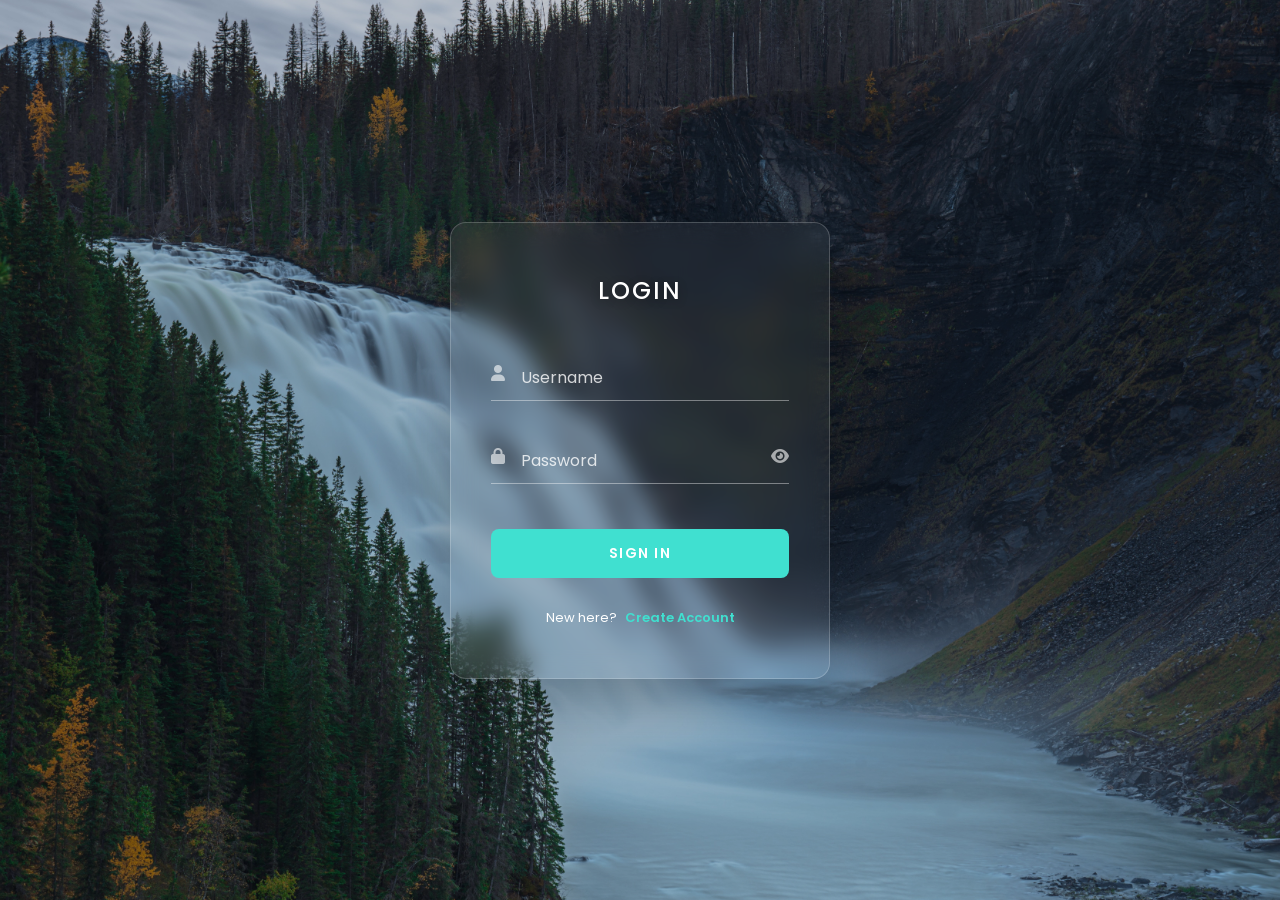
<file: joincourse.html>
<!DOCTYPE html>
<html>
<head>
  <meta charset="UTF-8">
  <meta name="viewport" content="width=device-width, initial-scale=1.0">
  <title>TimeGrid Join Class</title>
  <link href="https://fonts.googleapis.com/css2?family=Poppins:wght@300;400;500;600&display=swap" rel="stylesheet">
  <link rel="stylesheet" href="https://cdnjs.cloudflare.com/ajax/libs/font-awesome/6.0.0/css/all.min.css">
  <link rel="stylesheet" href="createclass.css">
  <style>
    
  </style>
</head>
<body>
 
  <nav class="navbar">
    <div class="brand">Time<span>Grid</span></div>
    <div class="nav-right">
      <div class="nav-user">Logged in as <span id="navEmail">—</span></div>
      <button class="logout-btn" onclick="logout()">
        <i class="fas fa-sign-out-alt"></i> Logout
      </button>
    </div>
  </nav>
 
  <div class="page-wrap">
    <div class="form-card glass">
 
      <div class="form-header">
        <h1>Join a Class</h1>
        <a href="dashboard.html" class="back-link"><i class="fas fa-arrow-left"></i> Back to Dashboard</a>
      </div>
 
      <div class="section-label">Enter Class Code</div>
      <p class="section-hint">Ask your teacher for the 6-character class code.</p>
 
      <div class="field-group">
        <div class="code-input-wrap">
          <input type="text" class="code-input" id="classCode" placeholder="ABC123" maxlength="6"
            oninput="onCodeInput(this)" onkeydown="if(event.key==='Enter') lookupCode()">
        </div>
        <span class="field-error" id="codeErr">Please enter a valid 6 character code</span>
      </div>
 
      <!-- Live preview of found course -->
      <div class="course-preview" id="coursePreview">
        <div class="preview-name" id="previewName">—</div>
        <div class="preview-teacher" id="previewTeacher">—</div>
        <div class="preview-desc" id="previewDesc"></div>
        <div class="preview-meta">
          <span class="preview-tag" id="previewPeriod"></span>
          <span class="preview-tag" id="previewCode"></span>
        </div>
        <div class="already-enrolled" id="alreadyMsg" style="display:none">
          <i class="fas fa-info-circle"></i> You are already enrolled in this class.
        </div>
      </div>
 
      <div class="btn-row">
        <a href="dashboard.html" class="cancel-btn">Cancel</a>
        <button class="submit-btn" onclick="joinCourse()">
         Join Class
        </button>
      </div>
 
      <div class="success-banner" id="successBanner">
        <i class="fas fa-check-circle"></i> Joined successfully! Redirecting to dashboard…
      </div>
 
    </div>
  </div>
 
  <script>
    if (!sessionStorage.getItem('loggedIn')) {
      window.location.href = 'index.html';
    }
 
    const user = JSON.parse(sessionStorage.getItem('currentUser') || '{}');
    document.getElementById('navEmail').textContent = user.email || '—';
 
    let foundCourse = null;
 
    function onCodeInput(input) {
      input.value = input.value.toUpperCase().replace(/[^A-Z0-9]/g, '');
      document.getElementById('codeErr').classList.remove('visible');
      input.classList.remove('error');
 
      if (input.value.length === 6) {
        lookupCode();
      } else {
        document.getElementById('coursePreview').style.display = 'none';
        foundCourse = null;
      }
    }
 
    function lookupCode() {
      const code = document.getElementById('classCode').value.trim().toUpperCase();
      const courses = JSON.parse(localStorage.getItem('courses') || '[]');
      foundCourse = courses.find(c => c.code === code) || null;
 
      if (!foundCourse) {
        document.getElementById('coursePreview').style.display = 'none';
        return;
      }
 
      document.getElementById('previewName').textContent    = foundCourse.name;
      document.getElementById('previewTeacher').textContent = foundCourse.teacher;
      document.getElementById('previewDesc').textContent    = foundCourse.description || '';
      document.getElementById('previewPeriod').textContent  = foundCourse.period ? 'Period ' + foundCourse.period : '';
      document.getElementById('previewCode').textContent    = 'Code: ' + foundCourse.code;
 
      const enrolled = JSON.parse(localStorage.getItem('enrolledCourses_' + user.email) || '[]');
      const alreadyIn = enrolled.includes(foundCourse.id);
      document.getElementById('alreadyMsg').style.display = alreadyIn ? 'block' : 'none';
 
      document.getElementById('coursePreview').style.display = 'block';
    }
 
    function joinCourse() {
      const code = document.getElementById('classCode').value.trim().toUpperCase();
 
      if (code.length < 6) {
        document.getElementById('classCode').classList.add('error');
        document.getElementById('codeErr').classList.add('visible');
        return;
      }
 
      if (!foundCourse) {
        lookupCode();
        if (!foundCourse) {
          document.getElementById('classCode').classList.add('error');
          document.getElementById('codeErr').textContent = 'No class found with that code';
          document.getElementById('codeErr').classList.add('visible');
          return;
        }
      }
 
      // Add user to enrolled list
      const enrolled = JSON.parse(localStorage.getItem('enrolledCourses_' + user.email) || '[]');
      if (!enrolled.includes(foundCourse.id)) {
        enrolled.push(foundCourse.id);
        localStorage.setItem('enrolledCourses_' + user.email, JSON.stringify(enrolled));
      }
 
      // Add user to course members
      const courses = JSON.parse(localStorage.getItem('courses') || '[]');
      const idx = courses.findIndex(c => c.id === foundCourse.id);
      if (idx !== -1 && !courses[idx].members.includes(user.email)) {
        courses[idx].members.push(user.email);
        localStorage.setItem('courses', JSON.stringify(courses));
      }
 
      document.getElementById('successBanner').style.display = 'block';
      setTimeout(() => { window.location.href = 'dashboard.html'; }, 2000);
    }
 
    function logout() {
      sessionStorage.clear();
      window.location.href = 'index.html';
    }
  </script>
</body>
</html>
</file>
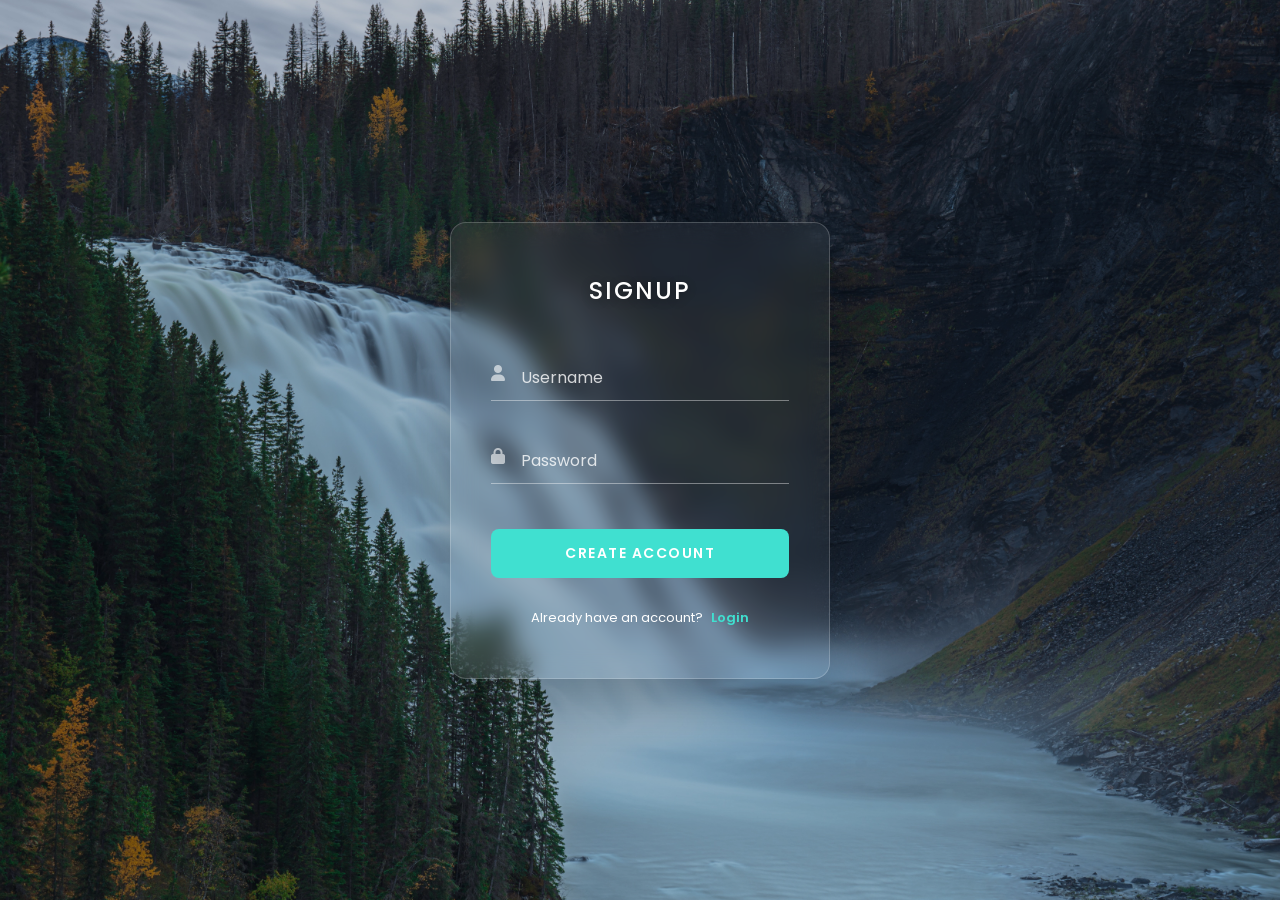
<file: signup.html>
<!DOCTYPE html>
<html>
<head>
  <meta charset="UTF-8">
  <meta name="viewport" content="width=device-width, initial-scale=1.0">
  <title>TimeGrid Sign Up</title>

  <link href="https://fonts.googleapis.com/css2?family=Poppins:wght@300;400;500;600&display=swap" rel="stylesheet">

  <link rel="stylesheet" href="https://cdnjs.cloudflare.com/ajax/libs/font-awesome/6.0.0/css/all.min.css">

  <link rel="stylesheet" href="Style.css">
</head>
<body>

    <div class="login-box">
        <form id="signupForm">
            <h2>SIGNUP</h2>

            <div class="input-group">
                <i class="fas fa-user"></i>
                <input type="text" id="username" required>
                <label>Username</label>
            </div>

            <div class="input-group">
              <i class="fas fa-lock"></i>
              <input type="password" id="password" required>
              <label>Password</label>
            </div>

            <button type="submit" class="login-btn" id="submitBtn">Create account</button>

            <p class="signup-link">
                Already have an account? <a href="index.html">Login</a>
            </p>
        </form>
    </div>

    <script src="newsignup.js"></script>

</body>

</html>
</file>
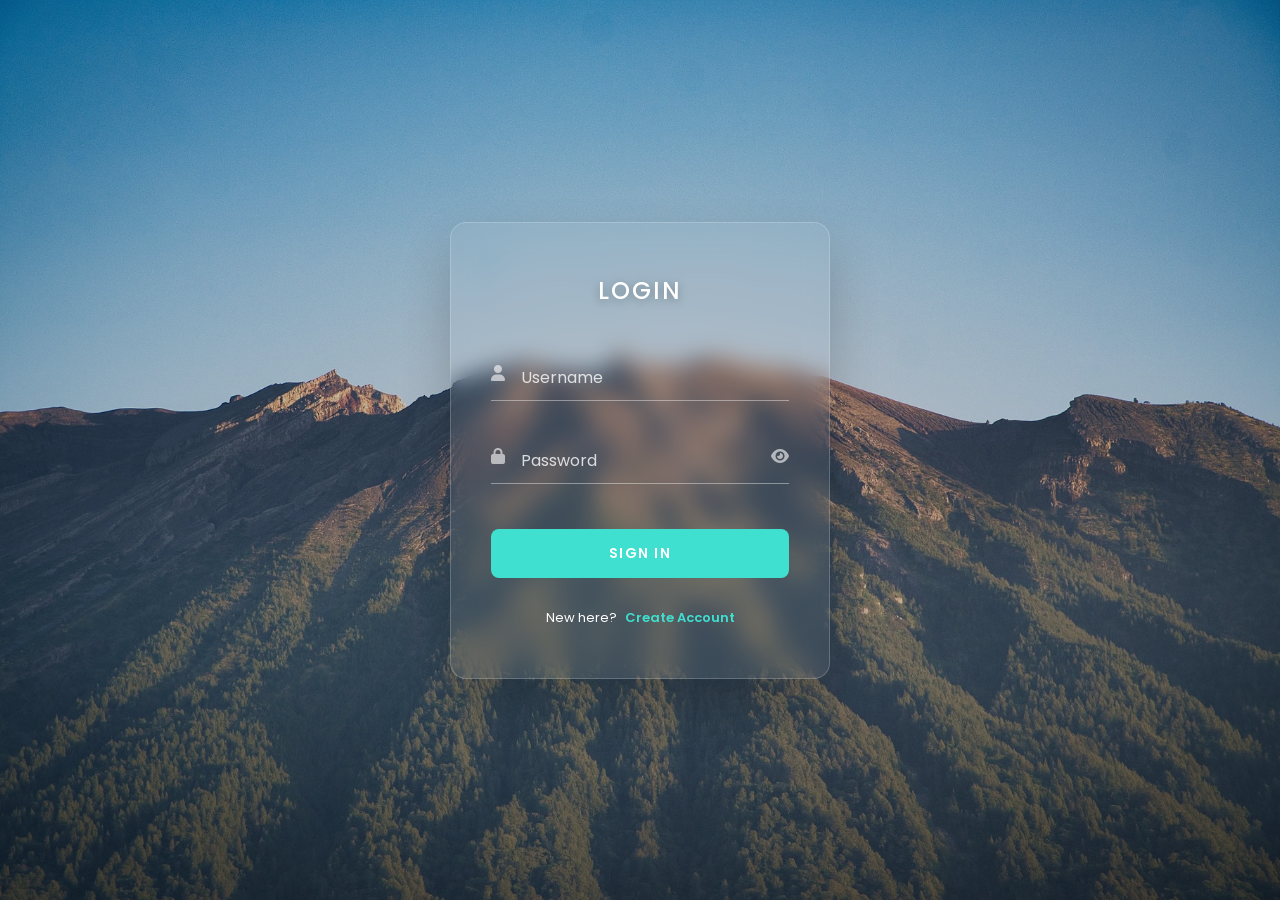
<file: HTML IDE PROJECT/createclass.html>
<!DOCTYPE html>
<html>
<head>
  <meta charset="UTF-8">
  <meta name="viewport" content="width=device-width, initial-scale=1.0">
  <title>TimeGrid Create Class</title>
  <link href="https://fonts.googleapis.com/css2?family=Poppins:wght@300;400;500;600&display=swap" rel="stylesheet">
  <link rel="stylesheet" href="https://cdnjs.cloudflare.com/ajax/libs/font-awesome/6.0.0/css/all.min.css">
  <link rel="stylesheet" href="createclass.css">
</head>
<body>

  <!-- Navbar -->
  <nav class="navbar">
    <div class="brand">Time<span>Grid</span></div>
    <div class="nav-right">
      <div class="nav-user">Logged in as <span id="navEmail">—</span></div>
      <button class="logout-btn" onclick="logout()">
        <i class="fas fa-sign-out-alt"></i> Logout
      </button>
    </div>
  </nav>

  <div class="page-wrap">
    <div class="form-card glass">

      <div class="form-header">
        <h1>Create New Class</h1>
        <a href="dashboard.html" class="back-link"><i class="fas fa-arrow-left"></i> Back to Dashboard</a>
      </div>

      <!-- Course Info -->
      <div class="section-label">Course Info</div>

      <div class="field-row">
        <div class="field-group">
          <label for="courseName">Course Name</label>
          <input type="text" id="courseName" placeholder="e.g. AP Calculus">
          <span class="field-error" id="courseNameErr">Required</span>
        </div>
        <div class="field-group">
          <label for="teacher">Teacher</label>
          <input type="text" id="teacher" placeholder="e.g. Mr. Johnson">
          <span class="field-error" id="teacherErr">Required</span>
        </div>
      </div>

      <div class="field-group">
        <label for="description">Description</label>
        <textarea id="description" placeholder="Brief course description…"></textarea>
      </div>

      <div class="divider"></div>

      <!-- Teacher Availability -->
      <div class="section-label">Teacher Availability</div>
      <p class="section-hint">Select the time slots when the teacher is available.</p>

      <div class="week-grid">

        <div class="day-col">
          <div class="day-heading">Mon</div>
          <div class="time-slot" data-day="fri" data-time="8:30 AM" onclick="toggleSlot(this)">
            <div class="slot-check"><div class="slot-check-mark"></div></div>
            <span class="slot-label">Prior to School</span>
          </div>
          <div class="time-slot" data-day="fri" data-time="6:30 PM" onclick="toggleSlot(this)">
            <div class="slot-check"><div class="slot-check-mark"></div></div>
            <span class="slot-label">After School</span>
          </div>
        </div>

        <div class="day-col">
          <div class="day-heading">Tue</div>
          <div class="time-slot" data-day="fri" data-time="8:30 AM" onclick="toggleSlot(this)">
            <div class="slot-check"><div class="slot-check-mark"></div></div>
            <span class="slot-label">Prior to School</span>
          </div>
          <div class="time-slot" data-day="fri" data-time="6:30 PM" onclick="toggleSlot(this)">
            <div class="slot-check"><div class="slot-check-mark"></div></div>
            <span class="slot-label">After School</span>
          </div>
        </div>

        <div class="day-col">
          <div class="day-heading">Wen</div>
          <div class="time-slot" data-day="fri" data-time="8:30 AM" onclick="toggleSlot(this)">
            <div class="slot-check"><div class="slot-check-mark"></div></div>
            <span class="slot-label">Prior to School</span>
          </div>
          <div class="time-slot" data-day="fri" data-time="6:30 PM" onclick="toggleSlot(this)">
            <div class="slot-check"><div class="slot-check-mark"></div></div>
            <span class="slot-label">After School</span>
          </div>
        </div>

        <div class="day-col">
          <div class="day-heading">Thur</div>
          <div class="time-slot" data-day="fri" data-time="8:30 AM" onclick="toggleSlot(this)">
            <div class="slot-check"><div class="slot-check-mark"></div></div>
            <span class="slot-label">Prior to School</span>
          </div>
          <div class="time-slot" data-day="fri" data-time="6:30 PM" onclick="toggleSlot(this)">
            <div class="slot-check"><div class="slot-check-mark"></div></div>
            <span class="slot-label">After School</span>
          </div>
        </div>

        <div class="day-col">
          <div class="day-heading">Fri</div>
          <div class="time-slot" data-day="fri" data-time="8:30 AM" onclick="toggleSlot(this)">
            <div class="slot-check"><div class="slot-check-mark"></div></div>
            <span class="slot-label">Prior to School</span>
          </div>
          <div class="time-slot" data-day="fri" data-time="6:30 PM" onclick="toggleSlot(this)">
            <div class="slot-check"><div class="slot-check-mark"></div></div>
            <span class="slot-label">After School</span>
          </div>
        </div>

      </div>

      <div class="divider"></div>

      <!-- Period -->
      <div class="section-label">Period (1–8)</div>
      <p class="section-hint">Select which period this class occurs in.</p>

      <div class="period-grid" id="periodGrid">
        <button class="period-btn" data-period="1" onclick="selectPeriod(this)">P1</button>
        <button class="period-btn" data-period="2" onclick="selectPeriod(this)">P2</button>
        <button class="period-btn" data-period="3" onclick="selectPeriod(this)">P3</button>
        <button class="period-btn" data-period="4" onclick="selectPeriod(this)">P4</button>
        <button class="period-btn" data-period="5" onclick="selectPeriod(this)">P5</button>
        <button class="period-btn" data-period="6" onclick="selectPeriod(this)">P6</button>
        <button class="period-btn" data-period="7" onclick="selectPeriod(this)">P7</button>
        <button class="period-btn" data-period="8" onclick="selectPeriod(this)">P8</button>
      </div>

      <div class="divider"></div>

      <div class="btn-row">
        <a href="dashboard.html" class="cancel-btn">Cancel</a>
        <button class="submit-btn" onclick="submitForm()">
          <i class="fas fa-plus"></i> Create Class
        </button>
      </div>

      <div class="success-banner" id="successBanner">
        <i class="fas fa-check-circle"></i> Class created successfully! Redirecting…
      </div>

    </div>
  </div>

  <script>

    if (!sessionStorage.getItem('loggedIn')) {
      window.location.href = 'index.html';
    }
    
    const user = JSON.parse(sessionStorage.getItem('currentUser') || '{}');
    document.getElementById('navEmail').textContent = user.email || '—';

    function logout() {
      sessionStorage.clear();
      window.location.href = 'index.html';
    }
  </script>
</body>
</html>
</file>
<file: Style.css>
* {
    margin: 0;
    padding: 0;
    box-sizing: border-box;
    font-family: 'Poppins', sans-serif;
}
 
body {
    display: flex;
    justify-content: center;
    align-items: center;
    min-height: 100vh;
    background-image: url('Background3.jpg');
    background-size: cover;
    background-position: center;
    background-repeat: no-repeat;
    background-attachment: fixed;
    overflow: hidden;
    position: relative;
}
 
body::before {
    content: '';
    position: absolute;
    top: 0;
    left: 0;
    width: 100%;
    height: 100%;
    background: rgba(15, 23, 42, 0.25);
    z-index: 1;
}
 
.login-box {
    position: relative;
    width: 380px;
    padding: 50px 40px;
    background: rgba(255, 255, 255, 0.05);
    border-radius: 16px;
    backdrop-filter: blur(12px);
    -webkit-backdrop-filter: blur(12px);
    border: 1px solid rgba(255, 255, 255, 0.2);
    box-shadow: 0 25px 50px rgba(0, 0, 0, 0.2);
    z-index: 10;
}
 
h2 {
    color: white;
    text-align: center;
    margin-bottom: 45px;
    font-weight: 500;
    letter-spacing: 2px;
    text-shadow: 0 2px 10px rgba(0, 0, 0, 0.3);
}
 
.input-group {
    position: relative;
    margin-bottom: 35px;
}
 
.input-group i {
    position: absolute;
    left: 0;
    top: 12px;
    color: rgba(255, 255, 255, 0.6);
    font-size: 16px;
    transition: 0.3s;
}
 
.input-group input {
    width: 100%;
    padding: 12px 35px 12px 30px;
    font-size: 15px;
    color: white;
    background: transparent;
    border: none;
    border-bottom: 1.5px solid rgba(255, 255, 255, 0.4);
    outline: none;
    transition: 0.3s;
}
 
.input-group label {
    position: absolute;
    top: 12px;
    left: 30px;
    color: rgba(255, 255, 255, 0.8);
    pointer-events: none;
    transition: 0.3s ease;
}
 
.input-group input:focus~label,
.input-group input:valid~label {
    top: -18px;
    left: 0;
    font-size: 12px;
    color: darkturquoise;
    font-weight: 500;
}
 
.input-group input:focus~i,
.input-group input:valid~i {
    color: darkturquoise;
}
 
.input-group input:focus {
    border-bottom: 1.5px solid darkturquoise;
}
 
.toggle-password {
    position: absolute;
    right: 0;
    left: auto !important;
    top: 12px;
    cursor: pointer;
    color: rgba(255, 255, 255, 0.6);
    font-size: 15px;
    transition: 0.3s;
}
 
.toggle-password:hover {
    color: darkturquoise;
}
 
.login-btn {
    width: 100%;
    padding: 14px;
    background: turquoise;
    border: none;
    border-radius: 8px;
    color: white;
    font-size: 14px;
    font-weight: 600;
    letter-spacing: 1.5px;
    text-transform: uppercase;
    cursor: pointer;
    transition: all 0.3s ease;
    margin-top: 10px;
}
 
.login-btn:hover {
    background: rgb(116, 254, 240);
    box-shadow: 0 10px 20px rgba(14, 165, 233, 0.3);
    transform: translateY(-1px);
}
 
.login-btn:active {
    transform: translateY(0);
}
 
.signup-link {
    text-align: center;
    margin-top: 30px;
    color: white;
    font-size: 13px;
}
 
.signup-link a {
    color: turquoise;
    text-decoration: none;
    font-weight: 600;
    margin-left: 5px;
}
 
.signup-link a:hover {
    color: rgb(116, 254, 240);
    text-decoration: underline;
}
</file>
<file: createclass.css>
* {
  margin: 0;
  padding: 0;
  box-sizing: border-box;
  font-family: 'Poppins', sans-serif;
}
 
body {
  min-height: 100vh;
  background-image: url('Background3.jpg');
  background-size: cover;
  background-position: center;
  background-repeat: no-repeat;
  background-attachment: fixed;
  position: relative;
}
 
body::before {
  content: '';
  position: fixed;
  inset: 0;
  background: rgba(15, 23, 42, 0.45);
  z-index: 0;
}
 
/* ── Navbar ── */
.navbar {
  position: fixed;
  top: 0; left: 0; right: 0;
  z-index: 100;
  display: flex;
  align-items: center;
  justify-content: space-between;
  padding: 16px 36px;
  background: rgba(255,255,255,0.05);
  backdrop-filter: blur(12px);
  -webkit-backdrop-filter: blur(12px);
  border-bottom: 1px solid rgba(255,255,255,0.12);
}
 
.brand {
  color: white;
  font-size: 18px;
  font-weight: 600;
  letter-spacing: 2px;
  text-transform: uppercase;
}
 
.brand span { color: darkturquoise; }
 
.nav-right {
  display: flex;
  align-items: center;
  gap: 20px;
}
 
.nav-user {
  color: rgba(255,255,255,0.7);
  font-size: 13px;
}
 
.nav-user span {
  color: darkturquoise;
  font-weight: 600;
}
 
.logout-btn {
  background: transparent;
  border: 1.5px solid rgba(255,255,255,0.3);
  border-radius: 8px;
  color: rgba(255,255,255,0.8);
  font-family: 'Poppins', sans-serif;
  font-size: 12px;
  font-weight: 500;
  letter-spacing: 1px;
  padding: 7px 16px;
  cursor: pointer;
  text-transform: uppercase;
  transition: all 0.3s ease;
}
 
.logout-btn:hover {
  border-color: darkturquoise;
  color: darkturquoise;
}
 
/* Page wrap */
.page-wrap {
  position: relative;
  z-index: 1;
  display: flex;
  justify-content: center;
  padding: 100px 24px 48px;
  min-height: 100vh;
}
 
/* Glass card */
.glass {
  background: rgba(255,255,255,0.05);
  backdrop-filter: blur(12px);
  -webkit-backdrop-filter: blur(12px);
  border: 1px solid rgba(255,255,255,0.18);
  box-shadow: 0 25px 50px rgba(0,0,0,0.25);
  border-radius: 16px;
}
 
.form-card {
  width: 100%;
  max-width: 720px;
  padding: 36px 40px 40px;
  height: fit-content;
  animation: fadeUp 0.4s ease both;
}
 
@keyframes fadeUp {
  from { opacity: 0; transform: translateY(16px); }
  to   { opacity: 1; transform: translateY(0); }
}
 
/* ── Form header ── */
.form-header {
  display: flex;
  align-items: center;
  justify-content: space-between;
  margin-bottom: 28px;
  padding-bottom: 20px;
  border-bottom: 1px solid rgba(255,255,255,0.1);
}
 
.form-header h1 {
  color: white;
  font-size: 20px;
  font-weight: 600;
  letter-spacing: 2px;
  text-transform: uppercase;
}
 
.back-link {
  color: rgba(255,255,255,0.5);
  font-size: 12px;
  font-weight: 500;
  letter-spacing: 0.5px;
  text-decoration: none;
  transition: color 0.2s;
  display: flex;
  align-items: center;
  gap: 6px;
}
 
.back-link:hover { color: darkturquoise; }
 
/* ── Section labels ── */
.section-label {
  color: darkturquoise;
  font-size: 10px;
  font-weight: 600;
  letter-spacing: 2px;
  text-transform: uppercase;
  margin-bottom: 14px;
}
 
.section-hint {
  color: rgba(255,255,255,0.35);
  font-size: 11px;
  margin-bottom: 14px;
  margin-top: -8px;
}
 
/* ── Fields ── */
.field-row {
  display: grid;
  grid-template-columns: 1fr 1fr;
  gap: 16px;
  margin-bottom: 16px;
}
 
.field-group {
  display: flex;
  flex-direction: column;
  margin-bottom: 16px;
}
 
.field-group label {
  color: rgba(255,255,255,0.5);
  font-size: 10px;
  font-weight: 600;
  letter-spacing: 1.5px;
  text-transform: uppercase;
  margin-bottom: 8px;
}
 
.field-group input,
.field-group textarea {
  background: rgba(255,255,255,0.05);
  border: 1px solid rgba(255,255,255,0.12);
  border-radius: 8px;
  color: white;
  font-family: 'Poppins', sans-serif;
  font-size: 13px;
  padding: 10px 14px;
  outline: none;
  transition: border-color 0.25s, background 0.25s;
}
 
.field-group textarea {
  resize: vertical;
  min-height: 90px;
}
 
.field-group input::placeholder,
.field-group textarea::placeholder {
  color: rgba(255,255,255,0.2);
}
 
.field-group input:focus,
.field-group textarea:focus {
  border-color: darkturquoise;
  background: rgba(0,206,209,0.05);
}
 
.field-group input.error {
  border-color: #e84040;
}
 
.field-error {
  color: #e84040;
  font-size: 10px;
  margin-top: 5px;
  display: none;
}
 
.field-error.visible { display: block; }
 
/* ── Divider ── */
.divider {
  height: 1px;
  background: rgba(255,255,255,0.08);
  margin: 24px 0;
}
 
/* ── Week availability grid ── */
.week-grid {
  display: grid;
  grid-template-columns: repeat(5, 1fr);
  gap: 10px;
}
 
.day-col {
  display: flex;
  flex-direction: column;
  gap: 6px;
}
 
.day-heading {
  color: rgba(255,255,255,0.4);
  font-size: 10px;
  font-weight: 600;
  letter-spacing: 1.5px;
  text-transform: uppercase;
  text-align: center;
  padding-bottom: 8px;
  border-bottom: 1px solid rgba(255,255,255,0.08);
  margin-bottom: 4px;
}
 
.time-slot {
  display: flex;
  align-items: center;
  gap: 7px;
  cursor: pointer;
  padding: 6px 8px;
  border-radius: 6px;
  border: 1px solid rgba(255,255,255,0.07);
  background: rgba(255,255,255,0.03);
  transition: all 0.2s;
  user-select: none;
}
 
.time-slot:hover {
  background: rgba(0,206,209,0.08);
  border-color: rgba(0,206,209,0.25);
}
 
.time-slot.active {
  background: rgba(0,206,209,0.14);
  border-color: rgba(0,206,209,0.5);
}
 
.slot-check {
  width: 13px;
  height: 13px;
  border-radius: 3px;
  border: 1px solid rgba(255,255,255,0.25);
  flex-shrink: 0;
  display: flex;
  align-items: center;
  justify-content: center;
  transition: all 0.2s;
}
 
.time-slot.active .slot-check {
  background: darkturquoise;
  border-color: darkturquoise;
}
 
.slot-check-mark {
  width: 7px;
  height: 7px;
  background: #0f172a;
  border-radius: 1px;
  display: none;
}
 
.time-slot.active .slot-check-mark { display: block; }
 
.slot-label {
  color: rgba(255,255,255,0.4);
  font-size: 9px;
  letter-spacing: 0.3px;
  transition: color 0.2s;
  white-space: nowrap;
}
 
.time-slot.active .slot-label { color: darkturquoise; }
 
/* ── Period grid ── */
.period-grid {
  display: grid;
  grid-template-columns: repeat(4, 1fr);
  gap: 10px;
}
 
.period-btn {
  background: rgba(255,255,255,0.04);
  border: 1px solid rgba(255,255,255,0.1);
  border-radius: 8px;
  color: rgba(255,255,255,0.5);
  font-family: 'Poppins', sans-serif;
  font-size: 13px;
  font-weight: 600;
  padding: 12px 6px 10px;
  cursor: pointer;
  text-align: center;
  transition: all 0.2s;
  letter-spacing: 0.5px;
  line-height: 1.3;
  display: flex;
  flex-direction: column;
  align-items: center;
}
 
.period-btn:hover {
  border-color: rgba(0,206,209,0.35);
  color: rgba(255,255,255,0.8);
  background: rgba(255,255,255,0.06);
}
 
.period-btn.active {
  background: rgba(0,206,209,0.15);
  border-color: darkturquoise;
  color: darkturquoise;
}
 
.period-sub {
  color: rgba(255,255,255,0.25);
  font-size: 9px;
  display: block;
  margin-top: 3px;
  font-weight: 400;
  letter-spacing: 0px;
}
 
.period-btn.active .period-sub { color: rgba(0,206,209,0.6); }
 
/* ── Buttons ── */
.btn-row {
  display: flex;
  gap: 12px;
  align-items: center;
}
 
.submit-btn {
  flex: 1;
  padding: 14px;
  background: darkturquoise;
  border: none;
  border-radius: 8px;
  color: white;
  font-family: 'Poppins', sans-serif;
  font-size: 13px;
  font-weight: 600;
  letter-spacing: 1.5px;
  text-transform: uppercase;
  cursor: pointer;
  transition: all 0.3s ease;
  display: flex;
  align-items: center;
  justify-content: center;
  gap: 8px;
}
 
.submit-btn:hover {
  background: rgb(116, 254, 240);
  box-shadow: 0 10px 24px rgba(0, 206, 209, 0.25);
  transform: translateY(-1px);
}
 
.submit-btn:active { transform: translateY(0); }
 
.cancel-btn {
  padding: 13px 28px;
  background: transparent;
  border: 1.5px solid rgba(255,255,255,0.2);
  border-radius: 8px;
  color: rgba(255,255,255,0.6);
  font-family: 'Poppins', sans-serif;
  font-size: 12px;
  font-weight: 500;
  letter-spacing: 1px;
  text-transform: uppercase;
  cursor: pointer;
  transition: all 0.3s;
  text-decoration: none;
  display: inline-flex;
  align-items: center;
}
 
.cancel-btn:hover {
  border-color: rgba(255,255,255,0.4);
  color: white;
}
 
/* ── Success banner ── */
.success-banner {
  display: none;
  background: rgba(0,206,209,0.12);
  border: 1px solid rgba(0,206,209,0.35);
  border-radius: 8px;
  padding: 13px 16px;
  color: darkturquoise;
  font-size: 13px;
  font-weight: 500;
  letter-spacing: 0.5px;
  text-align: center;
  margin-top: 14px;
}
 
.success-banner i { margin-right: 8px; }

.code-reveal {
      display: none;
      background: rgba(0,206,209,0.08);
      border: 1px solid rgba(0,206,209,0.35);
      border-radius: 12px;
      padding: 20px 24px;
      margin-top: 14px;
      text-align: center;
      animation: fadeUp 0.4s ease both;
    }
    .code-reveal-label {
      color: rgba(255,255,255,0.45);
      font-size: 10px;
      font-weight: 600;
      letter-spacing: 2px;
      text-transform: uppercase;
      margin-bottom: 10px;
    }
    .code-reveal-value {
      color: darkturquoise;
      font-size: 32px;
      font-weight: 700;
      letter-spacing: 8px;
      text-transform: uppercase;
      margin-bottom: 10px;
      font-family: 'Courier New', monospace;
    }
    .code-copy-btn {
      background: transparent;
      border: 1px solid rgba(0,206,209,0.4);
      border-radius: 6px;
      color: darkturquoise;
      font-family: 'Poppins', sans-serif;
      font-size: 11px;
      font-weight: 500;
      letter-spacing: 1px;
      padding: 6px 14px;
      cursor: pointer;
      transition: all 0.2s;
    }
    .code-copy-btn:hover { background: rgba(0,206,209,0.12); }
    .code-hint {
      color: rgba(255,255,255,0.3);
      font-size: 10px;
      margin-top: 8px;
    }
    .code-input-wrap {
      display: flex;
      gap: 12px;
      align-items: stretch;
      margin-bottom: 16px;
    }
    .code-input {
      flex: 1;
      background: rgba(255,255,255,0.05);
      border: 1px solid rgba(255,255,255,0.12);
      border-radius: 8px;
      color: white;
      font-family: 'Courier New', monospace;
      font-size: 22px;
      font-weight: 700;
      letter-spacing: 8px;
      padding: 14px 18px;
      outline: none;
      text-transform: uppercase;
      text-align: center;
      transition: border-color 0.25s, background 0.25s;
    }
    .code-input::placeholder {
      color: rgba(255,255,255,0.15);
      letter-spacing: 4px;
      font-size: 18px;
    }
    .code-input:focus {
      border-color: darkturquoise;
      background: rgba(0,206,209,0.05);
    }
    .code-input.error { border-color: #e84040; }
 
    .course-preview {
      display: none;
      background: rgba(0,206,209,0.06);
      border: 1px solid rgba(0,206,209,0.25);
      border-radius: 10px;
      padding: 16px 18px;
      margin-bottom: 16px;
      animation: fadeUp 0.3s ease both;
    }
    .preview-name {
      color: white;
      font-size: 16px;
      font-weight: 600;
      margin-bottom: 4px;
    }
    .preview-teacher {
      color: darkturquoise;
      font-size: 12px;
      margin-bottom: 6px;
    }
    .preview-desc {
      color: rgba(255,255,255,0.4);
      font-size: 11px;
      line-height: 1.5;
    }
    .preview-meta {
      display: flex;
      gap: 12px;
      margin-top: 10px;
    }
    .preview-tag {
      background: rgba(255,255,255,0.06);
      border: 1px solid rgba(255,255,255,0.1);
      border-radius: 4px;
      color: rgba(255,255,255,0.45);
      font-size: 10px;
      padding: 3px 8px;
      letter-spacing: 0.5px;
    }
    .already-enrolled {
      color: #e88c3a;
      font-size: 11px;
      margin-top: 8px;
    }
</file>
<file: coursestyle.css>
.page-wrap {
      position: relative;
      z-index: 1;
      display: flex;
      justify-content: center;
      padding: 100px 24px 48px;
      min-height: 100vh;
    }
 
    .course-page {
      width: 100%;
      max-width: 800px;
      height: fit-content;
      animation: fadeUp 0.4s ease both;
    }
 
    /* ── Header banner ── */
    .course-hero {
      background: rgba(255,255,255,0.05);
      backdrop-filter: blur(12px);
      -webkit-backdrop-filter: blur(12px);
      border: 1px solid rgba(255,255,255,0.18);
      box-shadow: 0 25px 50px rgba(0,0,0,0.25);
      border-radius: 16px;
      padding: 32px 36px;
      margin-bottom: 16px;
      display: flex;
      align-items: flex-start;
      justify-content: space-between;
      gap: 24px;
    }
 
    .hero-left { flex: 1; }
 
    .hero-eyebrow {
      color: darkturquoise;
      font-size: 10px;
      font-weight: 600;
      letter-spacing: 2.5px;
      text-transform: uppercase;
      margin-bottom: 10px;
      display: flex;
      align-items: center;
      gap: 6px;
    }
 
    .hero-title {
      color: white;
      font-size: 26px;
      font-weight: 600;
      line-height: 1.2;
      margin-bottom: 8px;
    }
 
    .hero-teacher {
      color: rgba(255,255,255,0.55);
      font-size: 14px;
      margin-bottom: 14px;
    }
 
    .hero-teacher span {
      color: rgba(255,255,255,0.8);
      font-weight: 500;
    }
 
    .hero-desc {
      color: rgba(255,255,255,0.4);
      font-size: 13px;
      line-height: 1.7;
    }
 
    .hero-right {
      text-align: center;
      flex-shrink: 0;
    }
 
    .code-box {
      background: rgba(0,206,209,0.07);
      border: 1px solid rgba(0,206,209,0.28);
      border-radius: 12px;
      padding: 16px 20px;
      text-align: center;
    }
 
    .code-box-label {
      color: rgba(255,255,255,0.35);
      font-size: 9px;
      font-weight: 600;
      letter-spacing: 2px;
      text-transform: uppercase;
      margin-bottom: 8px;
    }
 
    .code-box-value {
      color: darkturquoise;
      font-size: 26px;
      font-weight: 700;
      letter-spacing: 6px;
      font-family: 'Courier New', monospace;
      margin-bottom: 10px;
    }
 
    .code-copy-btn {
      background: transparent;
      border: 1px solid rgba(0,206,209,0.35);
      border-radius: 6px;
      color: darkturquoise;
      font-family: 'Poppins', sans-serif;
      font-size: 10px;
      font-weight: 500;
      letter-spacing: 1px;
      padding: 5px 12px;
      cursor: pointer;
      transition: all 0.2s;
      width: 100%;
    }
 
    .code-copy-btn:hover { background: rgba(0,206,209,0.1); }
 
    /* ── Info grid ── */
    .info-grid {
      display: grid;
      grid-template-columns: 1fr 1fr;
      gap: 16px;
      margin-bottom: 16px;
    }
 
    .info-card {
      background: rgba(255,255,255,0.05);
      backdrop-filter: blur(12px);
      -webkit-backdrop-filter: blur(12px);
      border: 1px solid rgba(255,255,255,0.18);
      box-shadow: 0 25px 50px rgba(0,0,0,0.25);
      border-radius: 16px;
      padding: 22px 24px;
    }
 
    .info-card-label {
      color: darkturquoise;
      font-size: 9px;
      font-weight: 600;
      letter-spacing: 2px;
      text-transform: uppercase;
      margin-bottom: 16px;
      display: flex;
      align-items: center;
      gap: 8px;
    }
 
    /* Period display */
    .period-display {
      display: flex;
      align-items: center;
      gap: 14px;
    }
 
    .period-circle {
      width: 52px;
      height: 52px;
      border-radius: 50%;
      background: rgba(0,206,209,0.12);
      border: 2px solid rgba(0,206,209,0.4);
      display: flex;
      align-items: center;
      justify-content: center;
      color: darkturquoise;
      font-size: 18px;
      font-weight: 700;
      flex-shrink: 0;
    }
 
    .period-info-text {
      color: rgba(255,255,255,0.5);
      font-size: 12px;
      line-height: 1.6;
    }
 
    .period-info-text strong {
      color: white;
      font-weight: 600;
      display: block;
      font-size: 14px;
    }
 
    /* Availability grid */
    .avail-grid {
      display: grid;
      grid-template-columns: repeat(5, 1fr);
      gap: 8px;
    }
 
    .avail-day {
      display: flex;
      flex-direction: column;
      gap: 5px;
    }
 
    .avail-day-name {
      color: rgba(255,255,255,0.3);
      font-size: 9px;
      font-weight: 600;
      letter-spacing: 1.5px;
      text-transform: uppercase;
      text-align: center;
      padding-bottom: 6px;
      border-bottom: 1px solid rgba(255,255,255,0.06);
      margin-bottom: 2px;
    }
 
    .avail-slot {
      border-radius: 5px;
      padding: 5px 4px;
      text-align: center;
      font-size: 8.5px;
      letter-spacing: 0.2px;
      font-weight: 500;
    }
 
    .avail-slot.on {
      background: rgba(0,206,209,0.14);
      border: 1px solid rgba(0,206,209,0.4);
      color: darkturquoise;
    }
 
    .avail-slot.off {
      background: rgba(255,255,255,0.02);
      border: 1px solid rgba(255,255,255,0.06);
      color: rgba(255,255,255,0.15);
    }
 
    /* Members */
    .members-list {
      display: flex;
      flex-direction: column;
      gap: 8px;
    }
 
    .member-row {
      display: flex;
      align-items: center;
      gap: 10px;
    }
 
    .member-avatar {
      width: 28px;
      height: 28px;
      border-radius: 50%;
      background: rgba(0,206,209,0.15);
      border: 1px solid rgba(0,206,209,0.3);
      display: flex;
      align-items: center;
      justify-content: center;
      color: darkturquoise;
      font-size: 11px;
      font-weight: 600;
      flex-shrink: 0;
    }
 
    .member-email {
      color: rgba(255,255,255,0.6);
      font-size: 12px;
      flex: 1;
    }
 
    .member-tag {
      background: rgba(0,206,209,0.1);
      border: 1px solid rgba(0,206,209,0.25);
      border-radius: 4px;
      color: darkturquoise;
      font-size: 8px;
      font-weight: 600;
      letter-spacing: 1px;
      padding: 2px 6px;
      text-transform: uppercase;
    }
 
    .member-tag.student {
      background: rgba(255,255,255,0.04);
      border-color: rgba(255,255,255,0.1);
      color: rgba(255,255,255,0.3);
    }
 
    .no-members {
      color: rgba(255,255,255,0.2);
      font-size: 12px;
    }
 
    /* Full-width cards */
    .info-card.full { grid-column: 1 / -1; }
 
    /* Back button row */
    .back-row {
      margin-bottom: 20px;
    }
 
    .not-found {
      text-align: center;
      color: rgba(255,255,255,0.4);
      padding: 60px 0;
    }
 
    .not-found i {
      font-size: 36px;
      margin-bottom: 14px;
      display: block;
      color: rgba(255,255,255,0.15);
    }
</file>
<file: dashboardstyle.css>
* {
  margin: 0;
  padding: 0;
  box-sizing: border-box;
  font-family: 'Poppins', sans-serif;
}
 
body {
  min-height: 100vh;
  height: 100vh;
  overflow: hidden;
  background-image: url('Background3.jpg');
  background-size: cover;
  background-position: center;
  background-repeat: no-repeat;
  background-attachment: fixed;
  position: relative;
}
 
body::before {
  content: '';
  position: fixed;
  inset: 0;
  background: rgba(15, 23, 42, 0.45);
  z-index: 0;
}
 
/* ── Navbar ── */
.navbar {
  position: fixed;
  top: 0; left: 0; right: 0;
  z-index: 100;
  display: flex;
  align-items: center;
  justify-content: space-between;
  padding: 16px 36px;
  background: rgba(255,255,255,0.05);
  backdrop-filter: blur(12px);
  -webkit-backdrop-filter: blur(12px);
  border-bottom: 1px solid rgba(255,255,255,0.12);
}
 
.brand {
  color: white;
  font-size: 18px;
  font-weight: 600;
  letter-spacing: 2px;
  text-transform: uppercase;
}
 
.brand span { color: darkturquoise; }
 
.nav-right {
  display: flex;
  align-items: center;
  gap: 20px;
}
 
.nav-user {
  color: rgba(255,255,255,0.7);
  font-size: 13px;
}
 
.nav-user span {
  color: darkturquoise;
  font-weight: 600;
}
 
.logout-btn {
  background: transparent;
  border: 1.5px solid rgba(255,255,255,0.3);
  border-radius: 8px;
  color: rgba(255,255,255,0.8);
  font-family: 'Poppins', sans-serif;
  font-size: 12px;
  font-weight: 500;
  letter-spacing: 1px;
  padding: 7px 16px;
  cursor: pointer;
  text-transform: uppercase;
  transition: all 0.3s ease;
}
 
.logout-btn:hover {
  border-color: darkturquoise;
  color: darkturquoise;
}
 
/* ── Main layout ── */
.layout {
  position: relative;
  z-index: 1;
  display: flex;
  gap: 20px;
  padding: 90px 30px 30px;
  height: 100vh;
}
 
/* ── Glass card base ── */
.glass {
  background: rgba(255,255,255,0.05);
  backdrop-filter: blur(12px);
  -webkit-backdrop-filter: blur(12px);
  border: 1px solid rgba(255,255,255,0.18);
  box-shadow: 0 25px 50px rgba(0,0,0,0.25);
  border-radius: 16px;
}
 
/* ── LEFT: Course card ── */
.course-card {
  width: 200px;
  flex-shrink: 0;
  display: flex;
  flex-direction: column;
  padding: 22px 18px;
  overflow-y: auto;
  animation: fadeUp 0.4s ease both;
}
 
.course-card::-webkit-scrollbar { display: none; }
.course-card { scrollbar-width: none; }
 
.course-label {
  color: darkturquoise;
  font-size: 10px;
  font-weight: 600;
  letter-spacing: 2px;
  text-transform: uppercase;
  margin-bottom: 14px;
  flex-shrink: 0;
}
 
a.course-entry {
  text-decoration: none;
  display: block;
  cursor: pointer;
  margin-bottom: 12px;
  flex-shrink: 0;
}
 
.course-name {
  color: white;
  font-size: 13px;
  font-weight: 600;
  line-height: 1.3;
  margin-bottom: 2px;
  transition: color 0.2s ease;
}
 
.course-teacher {
  color: rgba(255,255,255,0.5);
  font-size: 10px;
  font-weight: 400;
}
 
a.course-entry:hover .course-name {
  color: darkturquoise;
}
 
.course-divider {
  height: 1px;
  background: rgba(255,255,255,0.1);
  margin-bottom: 28px;
  flex-shrink: 0;
}
 
/* ── RIGHT: Schedule box ── */
.schedule-card {
  flex: 1;
  display: flex;
  flex-direction: column;
  padding: 32px 36px;
  overflow: hidden;
  animation: fadeUp 0.4s ease 0.1s both;
}
 
.schedule-header {
  color: white;
  font-size: 22px;
  font-weight: 600;
  letter-spacing: 2px;
  text-transform: uppercase;
  margin-bottom: 6px;
}
 
.schedule-sub {
  color: rgba(255,255,255,0.4);
  font-size: 12px;
  letter-spacing: 0.5px;
  margin-bottom: 30px;
}
 
/* Weekly grid */
.week-grid {
  display: grid;
  grid-template-columns: repeat(5, 1fr);
  gap: 14px;
  flex: 1;
  overflow: hidden;
}
 
.day-col {
  display: flex;
  flex-direction: column;
  gap: 10px;
}
 
.day-heading {
  color: rgba(255,255,255,0.4);
  font-size: 11px;
  font-weight: 600;
  letter-spacing: 1.5px;
  text-transform: uppercase;
  padding-bottom: 10px;
  border-bottom: 1px solid rgba(255,255,255,0.08);
}
 
.day-heading.today {
  color: darkturquoise;
  border-bottom-color: rgba(0,206,209,0.4);
}
 
.slot {
  background: rgba(255,255,255,0.05);
  border: 1px solid rgba(255,255,255,0.08);
  border-radius: 10px;
  padding: 12px 14px;
  transition: all 0.2s ease;
  cursor: default;
}
 
.slot:hover {
  background: rgba(255,255,255,0.09);
  border-color: rgba(0,206,209,0.35);
  transform: translateY(-1px);
}
 
.slot-time {
  color: rgba(255,255,255,0.35);
  font-size: 10px;
  margin-bottom: 5px;
}
 
.slot-course {
  color: white;
  font-size: 12px;
  font-weight: 600;
  margin-bottom: 3px;
}
 
.slot-teacher {
  color: rgba(255,255,255,0.45);
  font-size: 10px;
}
 
.slot-bar {
  width: 24px;
  height: 3px;
  border-radius: 2px;
  margin-bottom: 8px;
}
 
.slot.empty {
  opacity: 0;
  pointer-events: none;
}
 
@keyframes fadeUp {
  from { opacity: 0; transform: translateY(16px); }
  to   { opacity: 1; transform: translateY(0); }
}
</file>
<file: inboxstyle.css>
.inbox-layout {
      display: flex;
      gap: 16px;
      width: 100%;
      max-width: 1000px;
      height: calc(100vh - 148px);
      animation: fadeUp 0.4s ease both;
    }
 
    .conv-panel {
      width: 260px;
      flex-shrink: 0;
      background: rgba(255,255,255,0.05);
      backdrop-filter: blur(12px);
      -webkit-backdrop-filter: blur(12px);
      border: 1px solid rgba(255,255,255,0.18);
      box-shadow: 0 25px 50px rgba(0,0,0,0.25);
      border-radius: 16px;
      display: flex;
      flex-direction: column;
      overflow: hidden;
    }
 
    .conv-panel-header {
      padding: 20px 18px 14px;
      border-bottom: 1px solid rgba(255,255,255,0.08);
      flex-shrink: 0;
      display: flex;
      align-items: center;
      justify-content: space-between;
    }
 
    .conv-panel-title {
      color: darkturquoise;
      font-size: 10px;
      font-weight: 600;
      letter-spacing: 2px;
      text-transform: uppercase;
    }
 
    .conv-list {
      flex: 1;
      overflow-y: auto;
      padding: 8px 0;
    }
 
    .conv-list::-webkit-scrollbar { width: 4px; }
    .conv-list::-webkit-scrollbar-thumb { background: rgba(255,255,255,0.1); border-radius: 2px; }
 
    .conv-item {
      padding: 12px 18px;
      cursor: pointer;
      transition: background 0.2s;
      border-left: 2px solid transparent;
    }
 
    .conv-item:hover { background: rgba(255,255,255,0.04); }
    .conv-item.active { background: rgba(0,206,209,0.08); border-left-color: darkturquoise; }
 
    .conv-item-meta {
      display: flex;
      justify-content: space-between;
      align-items: center;
      margin-bottom: 3px;
    }
 
    .conv-item-name {
      color: white;
      font-size: 12px;
      font-weight: 600;
      white-space: nowrap;
      overflow: hidden;
      text-overflow: ellipsis;
      max-width: 140px;
    }
 
    .conv-item-time {
      color: rgba(255,255,255,0.2);
      font-size: 9px;
      flex-shrink: 0;
    }
 
    .conv-item-preview {
      color: rgba(255,255,255,0.35);
      font-size: 10px;
      white-space: nowrap;
      overflow: hidden;
      text-overflow: ellipsis;
    }
 
    .conv-empty {
      color: rgba(255,255,255,0.2);
      font-size: 11px;
      text-align: center;
      padding: 30px 16px;
      line-height: 1.7;
    }
 
    .conv-empty i { display: block; font-size: 20px; margin-bottom: 8px; opacity: 0.3; }
 
    .new-conv-btn {
      margin: 8px 10px 4px;
      padding: 9px 12px;
      background: rgba(0,206,209,0.06);
      border: 1px dashed rgba(0,206,209,0.25);
      border-radius: 8px;
      color: rgba(0,206,209,0.7);
      font-family: 'Poppins', sans-serif;
      font-size: 10px;
      font-weight: 600;
      letter-spacing: 1px;
      text-transform: uppercase;
      cursor: pointer;
      transition: all 0.2s;
      display: flex;
      align-items: center;
      justify-content: center;
      gap: 6px;
    }
 
    .new-conv-btn:hover { background: rgba(0,206,209,0.12); border-color: rgba(0,206,209,0.4); color: darkturquoise; }
 
    /* Chat panel */
    .chat-panel {
      flex: 1;
      background: rgba(255,255,255,0.05);
      backdrop-filter: blur(12px);
      -webkit-backdrop-filter: blur(12px);
      border: 1px solid rgba(255,255,255,0.18);
      box-shadow: 0 25px 50px rgba(0,0,0,0.25);
      border-radius: 16px;
      display: flex;
      flex-direction: column;
      overflow: hidden;
    }
 
    .chat-header {
      padding: 18px 24px;
      border-bottom: 1px solid rgba(255,255,255,0.08);
      display: flex;
      align-items: center;
      justify-content: space-between;
      flex-shrink: 0;
    }
 
    .chat-header-left { display: flex; align-items: center; gap: 12px; }
 
    .chat-avatar {
      width: 36px;
      height: 36px;
      border-radius: 50%;
      background: rgba(0,206,209,0.15);
      border: 1px solid rgba(0,206,209,0.35);
      display: flex;
      align-items: center;
      justify-content: center;
      color: darkturquoise;
      font-size: 13px;
      font-weight: 700;
      flex-shrink: 0;
    }
 
    .chat-header-name { color: white; font-size: 14px; font-weight: 600; }
    .chat-header-sub { color: rgba(255,255,255,0.35); font-size: 10px; margin-top: 1px; }
 
    .schedule-btn {
      background: rgba(0,206,209,0.1);
      border: 1px solid rgba(0,206,209,0.35);
      border-radius: 7px;
      color: darkturquoise;
      font-family: 'Poppins', sans-serif;
      font-size: 10px;
      font-weight: 600;
      letter-spacing: 1px;
      padding: 6px 14px;
      cursor: pointer;
      transition: all 0.2s;
      text-transform: uppercase;
      display: flex;
      align-items: center;
      gap: 6px;
    }
 
    .schedule-btn:hover { background: rgba(0,206,209,0.18); }
 
    .messages-area {
      flex: 1;
      overflow-y: auto;
      padding: 20px 24px;
      display: flex;
      flex-direction: column;
      gap: 12px;
    }
 
    .messages-area::-webkit-scrollbar { width: 4px; }
    .messages-area::-webkit-scrollbar-thumb { background: rgba(255,255,255,0.1); border-radius: 2px; }
 
    .msg-bubble {
      max-width: 72%;
      display: flex;
      flex-direction: column;
      gap: 3px;
    }
 
    .msg-bubble.sent { align-self: flex-end; align-items: flex-end; }
    .msg-bubble.received { align-self: flex-start; align-items: flex-start; }
 
    .msg-text {
      padding: 10px 14px;
      border-radius: 12px;
      font-size: 12px;
      line-height: 1.6;
    }
 
    .msg-bubble.sent .msg-text {
      background: rgba(0,206,209,0.18);
      border: 1px solid rgba(0,206,209,0.3);
      color: rgba(255,255,255,0.9);
      border-bottom-right-radius: 3px;
    }
 
    .msg-bubble.received .msg-text {
      background: rgba(255,255,255,0.07);
      border: 1px solid rgba(255,255,255,0.1);
      color: rgba(255,255,255,0.8);
      border-bottom-left-radius: 3px;
    }
 
    .msg-time { color: rgba(255,255,255,0.2); font-size: 9px; padding: 0 4px; }
 
    .booking-card {
      background: rgba(0,206,209,0.06);
      border: 1px solid rgba(0,206,209,0.25);
      border-radius: 12px;
      padding: 14px 16px;
      max-width: 72%;
      display: flex;
      flex-direction: column;
      gap: 0;
    }
 
    .booking-card.sent { align-self: flex-end; }
    .booking-card.received { align-self: flex-start; }
 
    .booking-card-label {
      color: darkturquoise;
      font-size: 9px;
      font-weight: 600;
      letter-spacing: 1.5px;
      text-transform: uppercase;
      margin-bottom: 8px;
      display: flex;
      align-items: center;
      gap: 6px;
    }
 
    .booking-tag {
      background: rgba(255,255,255,0.06);
      border: 1px solid rgba(255,255,255,0.12);
      border-radius: 4px;
      color: rgba(255,255,255,0.6);
      font-size: 10px;
      padding: 3px 8px;
      display: inline-block;
      margin-bottom: 6px;
    }
 
    .booking-note {
      color: rgba(255,255,255,0.4);
      font-size: 11px;
      line-height: 1.5;
      margin-top: 4px;
      font-style: italic;
    }
 
    .booking-status {
      display: inline-flex;
      align-items: center;
      gap: 4px;
      margin-top: 8px;
      background: rgba(0,206,209,0.1);
      border: 1px solid rgba(0,206,209,0.25);
      border-radius: 4px;
      padding: 2px 8px;
      color: darkturquoise;
      font-size: 9px;
      font-weight: 600;
      letter-spacing: 0.5px;
      text-transform: uppercase;
    }
 
    .booking-msg-time { color: rgba(255,255,255,0.2); font-size: 9px; margin-top: 6px; }
 
    .chat-empty {
      flex: 1;
      display: flex;
      flex-direction: column;
      align-items: center;
      justify-content: center;
      color: rgba(255,255,255,0.2);
      font-size: 12px;
      gap: 10px;
      text-align: center;
    }
 
    .chat-empty i { font-size: 28px; opacity: 0.3; }
 
    .no-conv-selected {
      flex: 1;
      display: flex;
      flex-direction: column;
      align-items: center;
      justify-content: center;
      color: rgba(255,255,255,0.2);
      font-size: 12px;
      gap: 10px;
      text-align: center;
    }
 
    .no-conv-selected i { font-size: 32px; opacity: 0.2; }
 
    .chat-input-area {
      padding: 16px 24px;
      border-top: 1px solid rgba(255,255,255,0.08);
      display: flex;
      gap: 10px;
      align-items: flex-end;
      flex-shrink: 0;
    }
 
    .chat-textarea {
      flex: 1;
      background: rgba(255,255,255,0.05);
      border: 1px solid rgba(255,255,255,0.12);
      border-radius: 10px;
      color: white;
      font-family: 'Poppins', sans-serif;
      font-size: 12px;
      padding: 10px 14px;
      outline: none;
      resize: none;
      min-height: 40px;
      max-height: 100px;
      transition: border-color 0.2s;
      line-height: 1.5;
    }
 
    .chat-textarea::placeholder { color: rgba(255,255,255,0.2); }
    .chat-textarea:focus { border-color: rgba(0,206,209,0.5); }
 
    .send-btn {
      width: 38px;
      height: 38px;
      background: darkturquoise;
      border: none;
      border-radius: 9px;
      color: white;
      font-size: 13px;
      cursor: pointer;
      display: flex;
      align-items: center;
      justify-content: center;
      flex-shrink: 0;
      transition: all 0.2s;
    }
 
    .send-btn:hover { background: rgb(116,254,240); transform: scale(1.05); }
 
    /* Modals */
    .modal-overlay {
      display: none;
      position: fixed;
      inset: 0;
      background: rgba(0,0,0,0.6);
      backdrop-filter: blur(4px);
      z-index: 200;
      align-items: center;
      justify-content: center;
    }
 
    .modal-overlay.open { display: flex; }
 
    .modal-box {
      background: rgba(15,23,42,0.95);
      border: 1px solid rgba(255,255,255,0.15);
      border-radius: 18px;
      box-shadow: 0 30px 60px rgba(0,0,0,0.5);
      padding: 32px 36px;
      width: 480px;
      max-height: 90vh;
      overflow-y: auto;
      animation: fadeUp 0.3s ease both;
    }
 
    .modal-box::-webkit-scrollbar { width: 4px; }
    .modal-box::-webkit-scrollbar-thumb { background: rgba(255,255,255,0.1); border-radius: 2px; }
 
    .modal-title {
      color: white;
      font-size: 18px;
      font-weight: 600;
      letter-spacing: 1.5px;
      text-transform: uppercase;
      margin-bottom: 6px;
    }
 
    .modal-sub { color: rgba(255,255,255,0.35); font-size: 11px; margin-bottom: 24px; }
 
    .modal-section { margin-bottom: 20px; }
 
    .modal-label {
      color: darkturquoise;
      font-size: 10px;
      font-weight: 600;
      letter-spacing: 2px;
      text-transform: uppercase;
      margin-bottom: 10px;
    }
 
    .avail-slots-grid { display: flex; flex-direction: column; gap: 6px; }
 
    .avail-slot-btn {
      background: rgba(255,255,255,0.04);
      border: 1px solid rgba(255,255,255,0.1);
      border-radius: 8px;
      color: rgba(255,255,255,0.6);
      font-family: 'Poppins', sans-serif;
      font-size: 11px;
      padding: 10px 14px;
      cursor: pointer;
      text-align: left;
      transition: all 0.2s;
      display: flex;
      align-items: center;
      gap: 10px;
      width: 100%;
    }
 
    .avail-slot-btn:hover { background: rgba(0,206,209,0.08); border-color: rgba(0,206,209,0.3); color: white; }
    .avail-slot-btn.selected { background: rgba(0,206,209,0.14); border-color: darkturquoise; color: darkturquoise; }
    .avail-slot-btn .slot-day { font-weight: 600; min-width: 32px; }
    .avail-slot-btn .slot-time-label { color: rgba(255,255,255,0.35); font-size: 10px; }
    .avail-slot-btn.selected .slot-time-label { color: rgba(0,206,209,0.6); }
 
    .no-avail-msg { color: rgba(255,255,255,0.25); font-size: 11px; font-style: italic; }
 
    .modal-textarea {
      width: 100%;
      background: rgba(255,255,255,0.05);
      border: 1px solid rgba(255,255,255,0.12);
      border-radius: 8px;
      color: white;
      font-family: 'Poppins', sans-serif;
      font-size: 12px;
      padding: 10px 14px;
      outline: none;
      resize: vertical;
      min-height: 80px;
      transition: border-color 0.2s;
      line-height: 1.6;
    }
 
    .modal-textarea::placeholder { color: rgba(255,255,255,0.2); }
    .modal-textarea:focus { border-color: rgba(0,206,209,0.5); background: rgba(0,206,209,0.03); }
 
    .modal-footer { display: flex; gap: 10px; margin-top: 24px; }
 
    .modal-cancel {
      padding: 11px 22px;
      background: transparent;
      border: 1.5px solid rgba(255,255,255,0.2);
      border-radius: 8px;
      color: rgba(255,255,255,0.6);
      font-family: 'Poppins', sans-serif;
      font-size: 11px;
      font-weight: 500;
      letter-spacing: 1px;
      text-transform: uppercase;
      cursor: pointer;
      transition: all 0.2s;
    }
 
    .modal-cancel:hover { border-color: rgba(255,255,255,0.4); color: white; }
 
    .modal-submit {
      flex: 1;
      padding: 12px;
      background: darkturquoise;
      border: none;
      border-radius: 8px;
      color: white;
      font-family: 'Poppins', sans-serif;
      font-size: 12px;
      font-weight: 600;
      letter-spacing: 1.5px;
      text-transform: uppercase;
      cursor: pointer;
      transition: all 0.2s;
      display: flex;
      align-items: center;
      justify-content: center;
      gap: 8px;
    }
 
    .modal-submit:hover { background: rgb(116,254,240); box-shadow: 0 8px 20px rgba(0,206,209,0.25); }
 
    .modal-error {
      color: #e84040;
      font-size: 10px;
      margin-top: 6px;
      display: none;
    }
 
    .modal-error.visible { display: block; }
 
    .course-select-list { display: flex; flex-direction: column; gap: 6px; }
 
    .course-select-item {
      background: rgba(255,255,255,0.04);
      border: 1px solid rgba(255,255,255,0.1);
      border-radius: 8px;
      padding: 10px 14px;
      cursor: pointer;
      transition: all 0.2s;
    }
 
    .course-select-item:hover { background: rgba(0,206,209,0.08); border-color: rgba(0,206,209,0.3); }
    .course-select-item.selected { background: rgba(0,206,209,0.14); border-color: darkturquoise; }
    .course-select-name { color: white; font-size: 12px; font-weight: 600; margin-bottom: 2px; }
    .course-select-teacher { color: rgba(255,255,255,0.4); font-size: 10px; }
 
    .page-wrap { padding-top: 90px; padding-bottom: 20px; }
</file>
<file: HTML IDE PROJECT/createclass.css>
* {
  margin: 0;
  padding: 0;
  box-sizing: border-box;
  font-family: 'Poppins', sans-serif;
}
 
body {
  min-height: 100vh;
  background-image: url('Background2.jpg');
  background-size: cover;
  background-position: center;
  background-repeat: no-repeat;
  background-attachment: fixed;
  position: relative;
}
 
body::before {
  content: '';
  position: fixed;
  inset: 0;
  background: rgba(15, 23, 42, 0.45);
  z-index: 0;
}
 
/* ── Navbar ── */
.navbar {
  position: fixed;
  top: 0; left: 0; right: 0;
  z-index: 100;
  display: flex;
  align-items: center;
  justify-content: space-between;
  padding: 16px 36px;
  background: rgba(255,255,255,0.05);
  backdrop-filter: blur(12px);
  -webkit-backdrop-filter: blur(12px);
  border-bottom: 1px solid rgba(255,255,255,0.12);
}
 
.brand {
  color: white;
  font-size: 18px;
  font-weight: 600;
  letter-spacing: 2px;
  text-transform: uppercase;
}
 
.brand span { color: darkturquoise; }
 
.nav-right {
  display: flex;
  align-items: center;
  gap: 20px;
}
 
.nav-user {
  color: rgba(255,255,255,0.7);
  font-size: 13px;
}
 
.nav-user span {
  color: darkturquoise;
  font-weight: 600;
}
 
.logout-btn {
  background: transparent;
  border: 1.5px solid rgba(255,255,255,0.3);
  border-radius: 8px;
  color: rgba(255,255,255,0.8);
  font-family: 'Poppins', sans-serif;
  font-size: 12px;
  font-weight: 500;
  letter-spacing: 1px;
  padding: 7px 16px;
  cursor: pointer;
  text-transform: uppercase;
  transition: all 0.3s ease;
}
 
.logout-btn:hover {
  border-color: darkturquoise;
  color: darkturquoise;
}
 
/* Page wrap */
.page-wrap {
  position: relative;
  z-index: 1;
  display: flex;
  justify-content: center;
  padding: 100px 24px 48px;
  min-height: 100vh;
}
 
/* Glass card */
.glass {
  background: rgba(255,255,255,0.05);
  backdrop-filter: blur(12px);
  -webkit-backdrop-filter: blur(12px);
  border: 1px solid rgba(255,255,255,0.18);
  box-shadow: 0 25px 50px rgba(0,0,0,0.25);
  border-radius: 16px;
}
 
.form-card {
  width: 100%;
  max-width: 720px;
  padding: 36px 40px 40px;
  height: fit-content;
  animation: fadeUp 0.4s ease both;
}
 
@keyframes fadeUp {
  from { opacity: 0; transform: translateY(16px); }
  to   { opacity: 1; transform: translateY(0); }
}
 
/* ── Form header ── */
.form-header {
  display: flex;
  align-items: center;
  justify-content: space-between;
  margin-bottom: 28px;
  padding-bottom: 20px;
  border-bottom: 1px solid rgba(255,255,255,0.1);
}
 
.form-header h1 {
  color: white;
  font-size: 20px;
  font-weight: 600;
  letter-spacing: 2px;
  text-transform: uppercase;
}
 
.back-link {
  color: rgba(255,255,255,0.5);
  font-size: 12px;
  font-weight: 500;
  letter-spacing: 0.5px;
  text-decoration: none;
  transition: color 0.2s;
  display: flex;
  align-items: center;
  gap: 6px;
}
 
.back-link:hover { color: darkturquoise; }
 
/* ── Section labels ── */
.section-label {
  color: darkturquoise;
  font-size: 10px;
  font-weight: 600;
  letter-spacing: 2px;
  text-transform: uppercase;
  margin-bottom: 14px;
}
 
.section-hint {
  color: rgba(255,255,255,0.35);
  font-size: 11px;
  margin-bottom: 14px;
  margin-top: -8px;
}
 
/* ── Fields ── */
.field-row {
  display: grid;
  grid-template-columns: 1fr 1fr;
  gap: 16px;
  margin-bottom: 16px;
}
 
.field-group {
  display: flex;
  flex-direction: column;
  margin-bottom: 16px;
}
 
.field-group label {
  color: rgba(255,255,255,0.5);
  font-size: 10px;
  font-weight: 600;
  letter-spacing: 1.5px;
  text-transform: uppercase;
  margin-bottom: 8px;
}
 
.field-group input,
.field-group textarea {
  background: rgba(255,255,255,0.05);
  border: 1px solid rgba(255,255,255,0.12);
  border-radius: 8px;
  color: white;
  font-family: 'Poppins', sans-serif;
  font-size: 13px;
  padding: 10px 14px;
  outline: none;
  transition: border-color 0.25s, background 0.25s;
}
 
.field-group textarea {
  resize: vertical;
  min-height: 90px;
}
 
.field-group input::placeholder,
.field-group textarea::placeholder {
  color: rgba(255,255,255,0.2);
}
 
.field-group input:focus,
.field-group textarea:focus {
  border-color: darkturquoise;
  background: rgba(0,206,209,0.05);
}
 
.field-group input.error {
  border-color: #e84040;
}
 
.field-error {
  color: #e84040;
  font-size: 10px;
  margin-top: 5px;
  display: none;
}
 
.field-error.visible { display: block; }
 
/* ── Divider ── */
.divider {
  height: 1px;
  background: rgba(255,255,255,0.08);
  margin: 24px 0;
}
 
/* ── Week availability grid ── */
.week-grid {
  display: grid;
  grid-template-columns: repeat(5, 1fr);
  gap: 10px;
}
 
.day-col {
  display: flex;
  flex-direction: column;
  gap: 6px;
}
 
.day-heading {
  color: rgba(255,255,255,0.4);
  font-size: 10px;
  font-weight: 600;
  letter-spacing: 1.5px;
  text-transform: uppercase;
  text-align: center;
  padding-bottom: 8px;
  border-bottom: 1px solid rgba(255,255,255,0.08);
  margin-bottom: 4px;
}
 
.time-slot {
  display: flex;
  align-items: center;
  gap: 7px;
  cursor: pointer;
  padding: 6px 8px;
  border-radius: 6px;
  border: 1px solid rgba(255,255,255,0.07);
  background: rgba(255,255,255,0.03);
  transition: all 0.2s;
  user-select: none;
}
 
.time-slot:hover {
  background: rgba(0,206,209,0.08);
  border-color: rgba(0,206,209,0.25);
}
 
.time-slot.active {
  background: rgba(0,206,209,0.14);
  border-color: rgba(0,206,209,0.5);
}
 
.slot-check {
  width: 13px;
  height: 13px;
  border-radius: 3px;
  border: 1px solid rgba(255,255,255,0.25);
  flex-shrink: 0;
  display: flex;
  align-items: center;
  justify-content: center;
  transition: all 0.2s;
}
 
.time-slot.active .slot-check {
  background: darkturquoise;
  border-color: darkturquoise;
}
 
.slot-check-mark {
  width: 7px;
  height: 7px;
  background: #0f172a;
  border-radius: 1px;
  display: none;
}
 
.time-slot.active .slot-check-mark { display: block; }
 
.slot-label {
  color: rgba(255,255,255,0.4);
  font-size: 9px;
  letter-spacing: 0.3px;
  transition: color 0.2s;
  white-space: nowrap;
}
 
.time-slot.active .slot-label { color: darkturquoise; }
 
/* ── Period grid ── */
.period-grid {
  display: grid;
  grid-template-columns: repeat(4, 1fr);
  gap: 10px;
}
 
.period-btn {
  background: rgba(255,255,255,0.04);
  border: 1px solid rgba(255,255,255,0.1);
  border-radius: 8px;
  color: rgba(255,255,255,0.5);
  font-family: 'Poppins', sans-serif;
  font-size: 13px;
  font-weight: 600;
  padding: 12px 6px 10px;
  cursor: pointer;
  text-align: center;
  transition: all 0.2s;
  letter-spacing: 0.5px;
  line-height: 1.3;
  display: flex;
  flex-direction: column;
  align-items: center;
}
 
.period-btn:hover {
  border-color: rgba(0,206,209,0.35);
  color: rgba(255,255,255,0.8);
  background: rgba(255,255,255,0.06);
}
 
.period-btn.active {
  background: rgba(0,206,209,0.15);
  border-color: darkturquoise;
  color: darkturquoise;
}
 
.period-sub {
  color: rgba(255,255,255,0.25);
  font-size: 9px;
  display: block;
  margin-top: 3px;
  font-weight: 400;
  letter-spacing: 0px;
}
 
.period-btn.active .period-sub { color: rgba(0,206,209,0.6); }
 
/* ── Buttons ── */
.btn-row {
  display: flex;
  gap: 12px;
  align-items: center;
}
 
.submit-btn {
  flex: 1;
  padding: 14px;
  background: darkturquoise;
  border: none;
  border-radius: 8px;
  color: white;
  font-family: 'Poppins', sans-serif;
  font-size: 13px;
  font-weight: 600;
  letter-spacing: 1.5px;
  text-transform: uppercase;
  cursor: pointer;
  transition: all 0.3s ease;
  display: flex;
  align-items: center;
  justify-content: center;
  gap: 8px;
}
 
.submit-btn:hover {
  background: rgb(116, 254, 240);
  box-shadow: 0 10px 24px rgba(0, 206, 209, 0.25);
  transform: translateY(-1px);
}
 
.submit-btn:active { transform: translateY(0); }
 
.cancel-btn {
  padding: 13px 28px;
  background: transparent;
  border: 1.5px solid rgba(255,255,255,0.2);
  border-radius: 8px;
  color: rgba(255,255,255,0.6);
  font-family: 'Poppins', sans-serif;
  font-size: 12px;
  font-weight: 500;
  letter-spacing: 1px;
  text-transform: uppercase;
  cursor: pointer;
  transition: all 0.3s;
  text-decoration: none;
  display: inline-flex;
  align-items: center;
}
 
.cancel-btn:hover {
  border-color: rgba(255,255,255,0.4);
  color: white;
}
 
/* ── Success banner ── */
.success-banner {
  display: none;
  background: rgba(0,206,209,0.12);
  border: 1px solid rgba(0,206,209,0.35);
  border-radius: 8px;
  padding: 13px 16px;
  color: darkturquoise;
  font-size: 13px;
  font-weight: 500;
  letter-spacing: 0.5px;
  text-align: center;
  margin-top: 14px;
}
 
.success-banner i { margin-right: 8px; }
</file>
